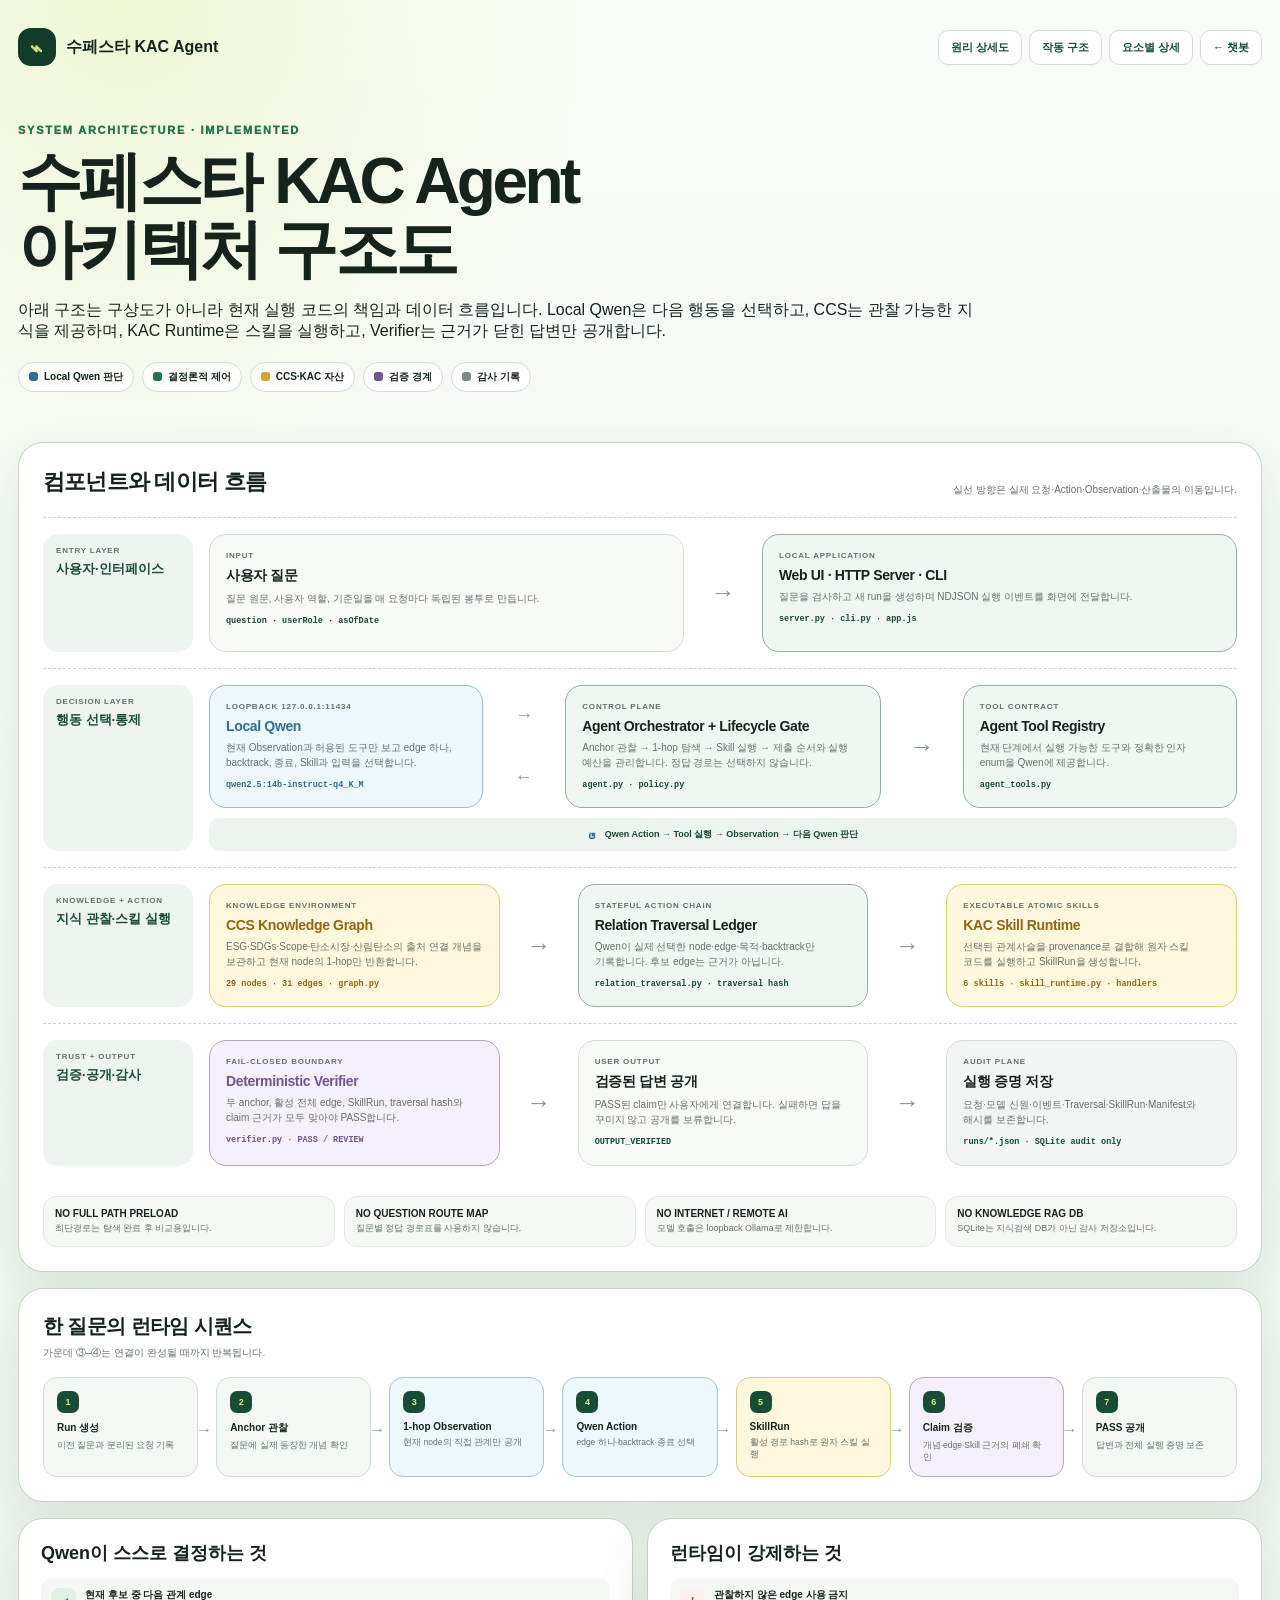
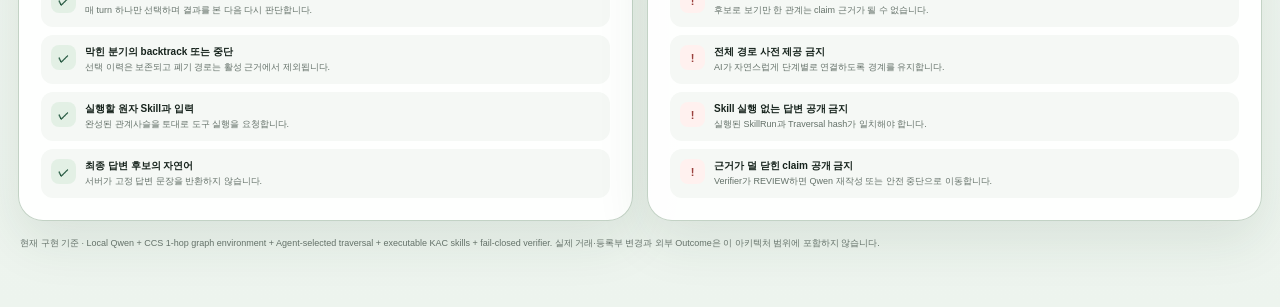
<file: web/kac-architecture.html>
<!doctype html>
<html lang="ko">
<head>
  <meta charset="utf-8">
  <meta name="viewport" content="width=device-width, initial-scale=1">
  <meta name="description" content="수페스타 KAC Agent의 실제 시스템 아키텍처 구조도">
  <title>수페스타 KAC Agent 아키텍처</title>
  <style>
    :root {
      --ink:#16231c; --muted:#647169; --forest:#174d34; --forest-2:#23734d;
      --lime:#d8ed7a; --paper:#f7faf6; --white:#fff; --line:#d3dfd5;
      --blue:#2f6e91; --blue-bg:#edf7fc; --gold:#906716; --gold-bg:#fff8de;
      --purple:#6e5592; --purple-bg:#f5f0fb; --red:#9a403d; --red-bg:#fff1ef;
      --shadow:0 20px 52px rgba(25,64,42,.10);
    }
    *{box-sizing:border-box}
    body{margin:0;color:var(--ink);background:radial-gradient(circle at 10% 0,rgba(216,237,122,.28),transparent 30rem),linear-gradient(180deg,#f9fcf8,#edf4ee);font-family:Pretendard,"Noto Sans KR",-apple-system,BlinkMacSystemFont,"Segoe UI",sans-serif}
    a{color:inherit}.page{width:min(1320px,calc(100% - 36px));margin:auto;padding:28px 0 56px}
    .topbar{display:flex;align-items:center;justify-content:space-between;gap:16px}.brand{display:flex;align-items:center;gap:10px;text-decoration:none;font-weight:900}.mark{display:grid;width:38px;height:38px;place-items:center;border-radius:13px;background:#123b29;color:var(--lime);font-size:23px}.nav{display:flex;gap:7px;flex-wrap:wrap;justify-content:flex-end}.nav a{padding:9px 12px;border:1px solid var(--line);border-radius:10px;background:rgba(255,255,255,.78);color:var(--forest);font-size:11px;font-weight:850;text-decoration:none}
    .hero{padding:58px 0 30px;max-width:960px}.eyebrow{margin:0;color:var(--forest-2);font-size:11px;font-weight:950;letter-spacing:.16em}.hero h1{margin:12px 0 15px;font-size:clamp(38px,5vw,64px);line-height:1.06;letter-spacing:-.055em}.hero>p:last-child{max-width:870px;margin:0;color:var(--muted);font-size:16px;line-height:1.72;word-break:keep-all}
    .legend{display:flex;flex-wrap:wrap;gap:8px;margin:20px 0}.legend span{display:flex;align-items:center;gap:6px;padding:7px 10px;border:1px solid var(--line);border-radius:999px;background:rgba(255,255,255,.82);font-size:10px;font-weight:850}.dot{width:9px;height:9px;border-radius:3px}.dot.model{background:var(--blue)}.dot.control{background:var(--forest-2)}.dot.asset{background:#d2a536}.dot.verify{background:var(--purple)}.dot.audit{background:#7e8b84}
    .card{border:1px solid rgba(190,207,193,.92);border-radius:25px;background:rgba(255,255,255,.92);box-shadow:var(--shadow)}
    .architecture{padding:24px}.arch-head{display:flex;align-items:end;justify-content:space-between;gap:18px;margin-bottom:20px}.arch-head h2{margin:0;font-size:22px;letter-spacing:-.035em}.arch-head p{margin:0;color:var(--muted);font-size:10px}
    .zone{position:relative;display:grid;grid-template-columns:150px 1fr;gap:16px;padding:16px 0;border-top:1px dashed #c8d6cb}.zone:first-of-type{border-top:0;padding-top:0}.zone-label{padding:12px 13px;border-radius:15px;background:#eef4ef;align-self:stretch}.zone-label small{display:block;color:var(--muted);font-size:8px;font-weight:900;letter-spacing:.1em}.zone-label strong{display:block;margin-top:5px;color:var(--forest);font-size:13px;line-height:1.35}.zone-body{display:grid;gap:12px;align-items:stretch}.zone.user .zone-body{grid-template-columns:1fr 54px 1fr}.zone.decision .zone-body{grid-template-columns:1fr 58px 1.15fr 58px 1fr}.zone.execution .zone-body{grid-template-columns:1fr 54px 1fr 54px 1fr}.zone.output .zone-body{grid-template-columns:1fr 54px 1fr 54px 1fr}
    .box{position:relative;min-height:118px;padding:16px;border:1px solid var(--line);border-radius:17px;background:var(--paper)}.box small{display:block;color:var(--muted);font-size:8px;font-weight:900;letter-spacing:.1em}.box h3{margin:7px 0 6px;font-size:14px;letter-spacing:-.025em}.box p{margin:0;color:var(--muted);font-size:10px;line-height:1.5;word-break:keep-all}.box code{display:block;margin-top:9px;color:var(--forest);font:700 8.5px/1.45 ui-monospace,SFMono-Regular,Menlo,monospace;overflow-wrap:anywhere}.box.model{border-color:#96bdd1;background:var(--blue-bg)}.box.model h3,.box.model code{color:var(--blue)}.box.control{border-color:#8fb39b;background:#f0f7f2}.box.asset{border-color:#dfca7e;background:var(--gold-bg)}.box.asset h3,.box.asset code{color:var(--gold)}.box.verify{border-color:#b6a3d0;background:var(--purple-bg)}.box.verify h3,.box.verify code{color:var(--purple)}.box.audit{background:#f2f5f3}
    .arrow{display:grid;place-items:center;color:#869990;font-size:25px;font-weight:900}.arrow.two{grid-template-rows:1fr 1fr;font-size:18px}.arrow.two span:last-child{transform:rotate(180deg)}
    .feedback{grid-column:1/-1;display:flex;align-items:center;justify-content:center;gap:9px;margin-top:-2px;padding:8px 12px;border-radius:11px;background:#edf4ef;color:var(--forest);font-size:9px;font-weight:850}.feedback b{font-size:15px;color:var(--blue)}
    .guardrail{display:grid;grid-template-columns:repeat(4,1fr);gap:9px;margin-top:14px}.guardrail div{padding:11px;border-radius:13px;background:#f5f8f5;border:1px solid #e1e9e2}.guardrail strong{display:block;font-size:10px}.guardrail p{margin:3px 0 0;color:var(--muted);font-size:9px;line-height:1.45}
    .sequence{margin-top:16px;padding:24px}.sequence h2{margin:0 0 6px;font-size:20px;letter-spacing:-.03em}.sequence>p{margin:0 0 17px;color:var(--muted);font-size:10px}.seq-flow{display:grid;grid-template-columns:repeat(7,minmax(0,1fr));gap:18px}.seq{position:relative;padding:13px;border-radius:14px;background:#f4f8f4;border:1px solid var(--line);min-height:100px}.seq::after{content:"→";position:absolute;right:-15px;top:44%;color:#8ba096;font-weight:900}.seq:last-child::after{display:none}.seq span{display:grid;width:22px;height:22px;place-items:center;border-radius:7px;background:var(--forest);color:var(--lime);font-size:9px;font-weight:900}.seq b{display:block;margin:8px 0 4px;font-size:10px}.seq p{margin:0;color:var(--muted);font-size:8.5px;line-height:1.45}.seq.loop-step{background:var(--blue-bg);border-color:#a6c6d7}.seq.skill-step{background:var(--gold-bg);border-color:#dfca7e}.seq.verify-step{background:var(--purple-bg);border-color:#b6a3d0}
    .truth-grid{display:grid;grid-template-columns:1fr 1fr;gap:14px;margin-top:16px}.truth{padding:22px}.truth h2{margin:0 0 13px;font-size:18px}.truth-list{display:grid;gap:8px}.truth-item{display:grid;grid-template-columns:25px 1fr;gap:9px;padding:10px;border-radius:12px;background:#f5f8f5}.truth-item b{display:grid;width:25px;height:25px;place-items:center;border-radius:8px;background:#e3f0e5;color:var(--forest);font-size:11px}.truth-item.no b{background:var(--red-bg);color:var(--red)}.truth-item strong{display:block;font-size:10px}.truth-item p{margin:2px 0 0;color:var(--muted);font-size:9px;line-height:1.45}.footer{margin:16px 2px 0;color:var(--muted);font-size:9px;line-height:1.5}
    @media(max-width:1000px){.zone{grid-template-columns:1fr}.zone.user .zone-body,.zone.decision .zone-body,.zone.execution .zone-body,.zone.output .zone-body{grid-template-columns:1fr}.arrow{height:25px}.arrow,.arrow.two span{transform:rotate(90deg)}.arrow.two{display:flex;justify-content:center;gap:8px}.feedback{grid-column:1}.guardrail{grid-template-columns:1fr 1fr}.seq-flow{grid-template-columns:1fr;gap:8px}.seq::after{content:"↓";right:50%;top:auto;bottom:-16px;transform:translateX(50%)}.truth-grid{grid-template-columns:1fr}}
    @media(max-width:620px){.page{width:min(100% - 22px,1320px)}.hero{padding-top:40px}.architecture,.sequence,.truth{padding:17px}.arch-head{display:block}.arch-head p{margin-top:6px}.guardrail{grid-template-columns:1fr}.nav a:first-child{display:none}}
  </style>
</head>
<body>
  <div class="page">
    <header class="topbar">
      <a class="brand" href="/"><span class="mark">⌁</span><span>수페스타 KAC Agent</span></a>
      <nav class="nav"><a href="/kac-principle-diagram.html">원리 상세도</a><a href="/runtime-visual.html">작동 구조</a><a href="/runtime-deep-dive.html">요소별 상세</a><a href="/">← 챗봇</a></nav>
    </header>

    <section class="hero">
      <p class="eyebrow">SYSTEM ARCHITECTURE · IMPLEMENTED</p>
      <h1>수페스타 KAC Agent<br>아키텍처 구조도</h1>
      <p>아래 구조는 구상도가 아니라 현재 실행 코드의 책임과 데이터 흐름입니다. Local Qwen은 다음 행동을 선택하고, CCS는 관찰 가능한 지식을 제공하며, KAC Runtime은 스킬을 실행하고, Verifier는 근거가 닫힌 답변만 공개합니다.</p>
      <div class="legend"><span><i class="dot model"></i>Local Qwen 판단</span><span><i class="dot control"></i>결정론적 제어</span><span><i class="dot asset"></i>CCS·KAC 자산</span><span><i class="dot verify"></i>검증 경계</span><span><i class="dot audit"></i>감사 기록</span></div>
    </section>

    <section class="card architecture">
      <div class="arch-head"><h2>컴포넌트와 데이터 흐름</h2><p>실선 방향은 실제 요청·Action·Observation·산출물의 이동입니다.</p></div>

      <div class="zone user">
        <div class="zone-label"><small>ENTRY LAYER</small><strong>사용자·인터페이스</strong></div>
        <div class="zone-body">
          <article class="box"><small>INPUT</small><h3>사용자 질문</h3><p>질문 원문, 사용자 역할, 기준일을 매 요청마다 독립된 봉투로 만듭니다.</p><code>question · userRole · asOfDate</code></article>
          <div class="arrow">→</div>
          <article class="box control"><small>LOCAL APPLICATION</small><h3>Web UI · HTTP Server · CLI</h3><p>질문을 검사하고 새 run을 생성하며 NDJSON 실행 이벤트를 화면에 전달합니다.</p><code>server.py · cli.py · app.js</code></article>
        </div>
      </div>

      <div class="zone decision">
        <div class="zone-label"><small>DECISION LAYER</small><strong>행동 선택·통제</strong></div>
        <div class="zone-body">
          <article class="box model"><small>LOOPBACK 127.0.0.1:11434</small><h3>Local Qwen</h3><p>현재 Observation과 허용된 도구만 보고 edge 하나, backtrack, 종료, Skill과 입력을 선택합니다.</p><code>qwen2.5:14b-instruct-q4_K_M</code></article>
          <div class="arrow two"><span>→</span><span>→</span></div>
          <article class="box control"><small>CONTROL PLANE</small><h3>Agent Orchestrator + Lifecycle Gate</h3><p>Anchor 관찰 → 1-hop 탐색 → Skill 실행 → 제출 순서와 실행 예산을 관리합니다. 정답 경로는 선택하지 않습니다.</p><code>agent.py · policy.py</code></article>
          <div class="arrow">→</div>
          <article class="box control"><small>TOOL CONTRACT</small><h3>Agent Tool Registry</h3><p>현재 단계에서 실행 가능한 도구와 정확한 인자 enum을 Qwen에 제공합니다.</p><code>agent_tools.py</code></article>
          <div class="feedback"><b>↺</b> Qwen Action → Tool 실행 → Observation → 다음 Qwen 판단</div>
        </div>
      </div>

      <div class="zone execution">
        <div class="zone-label"><small>KNOWLEDGE + ACTION</small><strong>지식 관찰·스킬 실행</strong></div>
        <div class="zone-body">
          <article class="box asset"><small>KNOWLEDGE ENVIRONMENT</small><h3>CCS Knowledge Graph</h3><p>ESG·SDGs·Scope·탄소시장·산림탄소의 출처 연결 개념을 보관하고 현재 node의 1-hop만 반환합니다.</p><code>29 nodes · 31 edges · graph.py</code></article>
          <div class="arrow">→</div>
          <article class="box control"><small>STATEFUL ACTION CHAIN</small><h3>Relation Traversal Ledger</h3><p>Qwen이 실제 선택한 node·edge·목적·backtrack만 기록합니다. 후보 edge는 근거가 아닙니다.</p><code>relation_traversal.py · traversal hash</code></article>
          <div class="arrow">→</div>
          <article class="box asset"><small>EXECUTABLE ATOMIC SKILLS</small><h3>KAC Skill Runtime</h3><p>선택된 관계사슬을 provenance로 결합해 원자 스킬 코드를 실행하고 SkillRun을 생성합니다.</p><code>6 skills · skill_runtime.py · handlers</code></article>
        </div>
      </div>

      <div class="zone output">
        <div class="zone-label"><small>TRUST + OUTPUT</small><strong>검증·공개·감사</strong></div>
        <div class="zone-body">
          <article class="box verify"><small>FAIL-CLOSED BOUNDARY</small><h3>Deterministic Verifier</h3><p>두 anchor, 활성 전체 edge, SkillRun, traversal hash와 claim 근거가 모두 맞아야 PASS합니다.</p><code>verifier.py · PASS / REVIEW</code></article>
          <div class="arrow">→</div>
          <article class="box"><small>USER OUTPUT</small><h3>검증된 답변 공개</h3><p>PASS된 claim만 사용자에게 연결합니다. 실패하면 답을 꾸미지 않고 공개를 보류합니다.</p><code>OUTPUT_VERIFIED</code></article>
          <div class="arrow">→</div>
          <article class="box audit"><small>AUDIT PLANE</small><h3>실행 증명 저장</h3><p>요청·모델 신원·이벤트·Traversal·SkillRun·Manifest와 해시를 보존합니다.</p><code>runs/*.json · SQLite audit only</code></article>
        </div>
      </div>

      <div class="guardrail">
        <div><strong>NO FULL PATH PRELOAD</strong><p>최단경로는 탐색 완료 후 비교용입니다.</p></div>
        <div><strong>NO QUESTION ROUTE MAP</strong><p>질문별 정답 경로표를 사용하지 않습니다.</p></div>
        <div><strong>NO INTERNET / REMOTE AI</strong><p>모델 호출은 loopback Ollama로 제한합니다.</p></div>
        <div><strong>NO KNOWLEDGE RAG DB</strong><p>SQLite는 지식검색 DB가 아닌 감사 저장소입니다.</p></div>
      </div>
    </section>

    <section class="card sequence">
      <h2>한 질문의 런타임 시퀀스</h2>
      <p>가운데 ③–④는 연결이 완성될 때까지 반복됩니다.</p>
      <div class="seq-flow">
        <article class="seq"><span>1</span><b>Run 생성</b><p>이전 질문과 분리된 요청 기록</p></article>
        <article class="seq"><span>2</span><b>Anchor 관찰</b><p>질문에 실제 등장한 개념 확인</p></article>
        <article class="seq loop-step"><span>3</span><b>1-hop Observation</b><p>현재 node의 직접 관계만 공개</p></article>
        <article class="seq loop-step"><span>4</span><b>Qwen Action</b><p>edge 하나·backtrack·종료 선택</p></article>
        <article class="seq skill-step"><span>5</span><b>SkillRun</b><p>활성 경로 hash로 원자 스킬 실행</p></article>
        <article class="seq verify-step"><span>6</span><b>Claim 검증</b><p>개념·edge·Skill 근거의 폐쇄 확인</p></article>
        <article class="seq"><span>7</span><b>PASS 공개</b><p>답변과 전체 실행 증명 보존</p></article>
      </div>
    </section>

    <div class="truth-grid">
      <section class="card truth">
        <h2>Qwen이 스스로 결정하는 것</h2>
        <div class="truth-list">
          <div class="truth-item"><b>✓</b><div><strong>현재 후보 중 다음 관계 edge</strong><p>매 turn 하나만 선택하며 결과를 본 다음 다시 판단합니다.</p></div></div>
          <div class="truth-item"><b>✓</b><div><strong>막힌 분기의 backtrack 또는 중단</strong><p>선택 이력은 보존되고 폐기 경로는 활성 근거에서 제외됩니다.</p></div></div>
          <div class="truth-item"><b>✓</b><div><strong>실행할 원자 Skill과 입력</strong><p>완성된 관계사슬을 토대로 도구 실행을 요청합니다.</p></div></div>
          <div class="truth-item"><b>✓</b><div><strong>최종 답변 후보의 자연어</strong><p>서버가 고정 답변 문장을 반환하지 않습니다.</p></div></div>
        </div>
      </section>
      <section class="card truth">
        <h2>런타임이 강제하는 것</h2>
        <div class="truth-list">
          <div class="truth-item no"><b>!</b><div><strong>관찰하지 않은 edge 사용 금지</strong><p>후보로 보기만 한 관계는 claim 근거가 될 수 없습니다.</p></div></div>
          <div class="truth-item no"><b>!</b><div><strong>전체 경로 사전 제공 금지</strong><p>AI가 자연스럽게 단계별로 연결하도록 경계를 유지합니다.</p></div></div>
          <div class="truth-item no"><b>!</b><div><strong>Skill 실행 없는 답변 공개 금지</strong><p>실행된 SkillRun과 Traversal hash가 일치해야 합니다.</p></div></div>
          <div class="truth-item no"><b>!</b><div><strong>근거가 덜 닫힌 claim 공개 금지</strong><p>Verifier가 REVIEW하면 Qwen 재작성 또는 안전 중단으로 이동합니다.</p></div></div>
        </div>
      </section>
    </div>

    <p class="footer">현재 구현 기준 · Local Qwen + CCS 1-hop graph environment + Agent-selected traversal + executable KAC skills + fail-closed verifier. 실제 거래·등록부 변경과 외부 Outcome은 이 아키텍처 범위에 포함하지 않습니다.</p>
  </div>
</body>
</html>
</file>
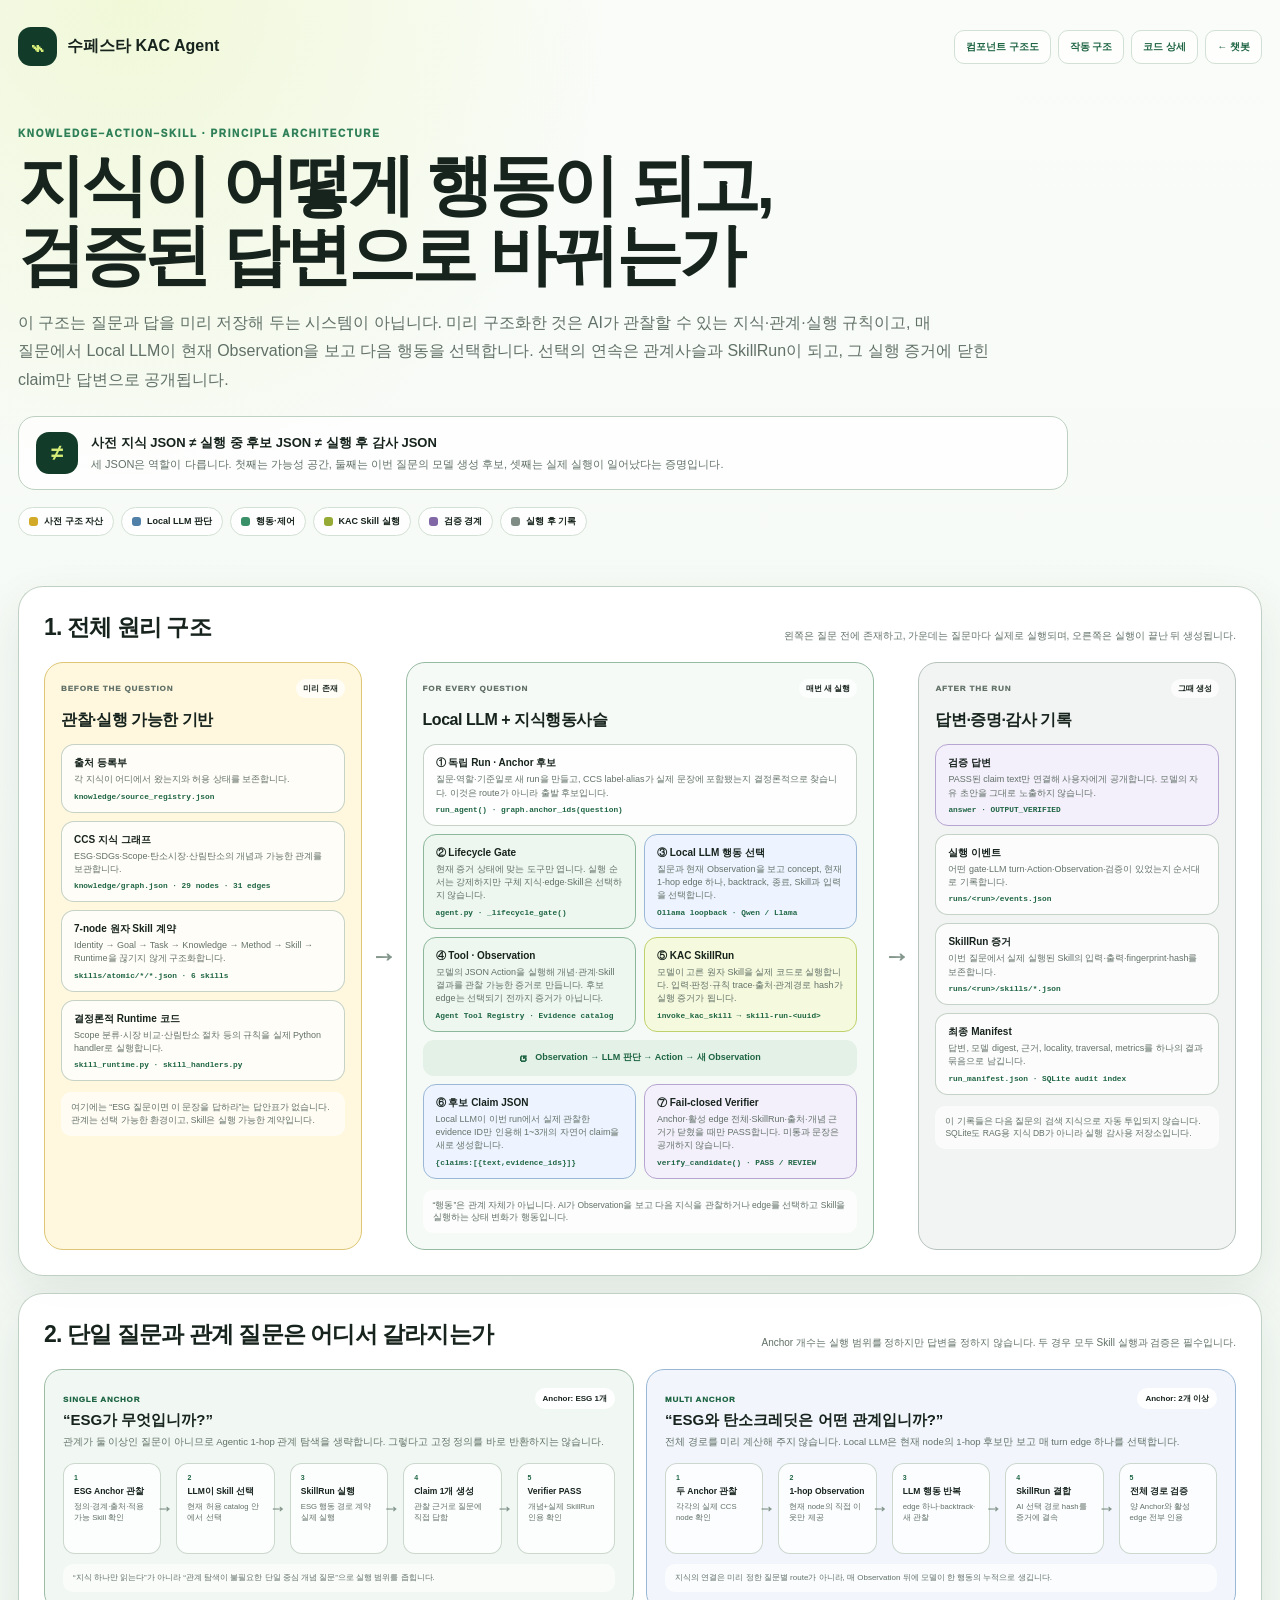
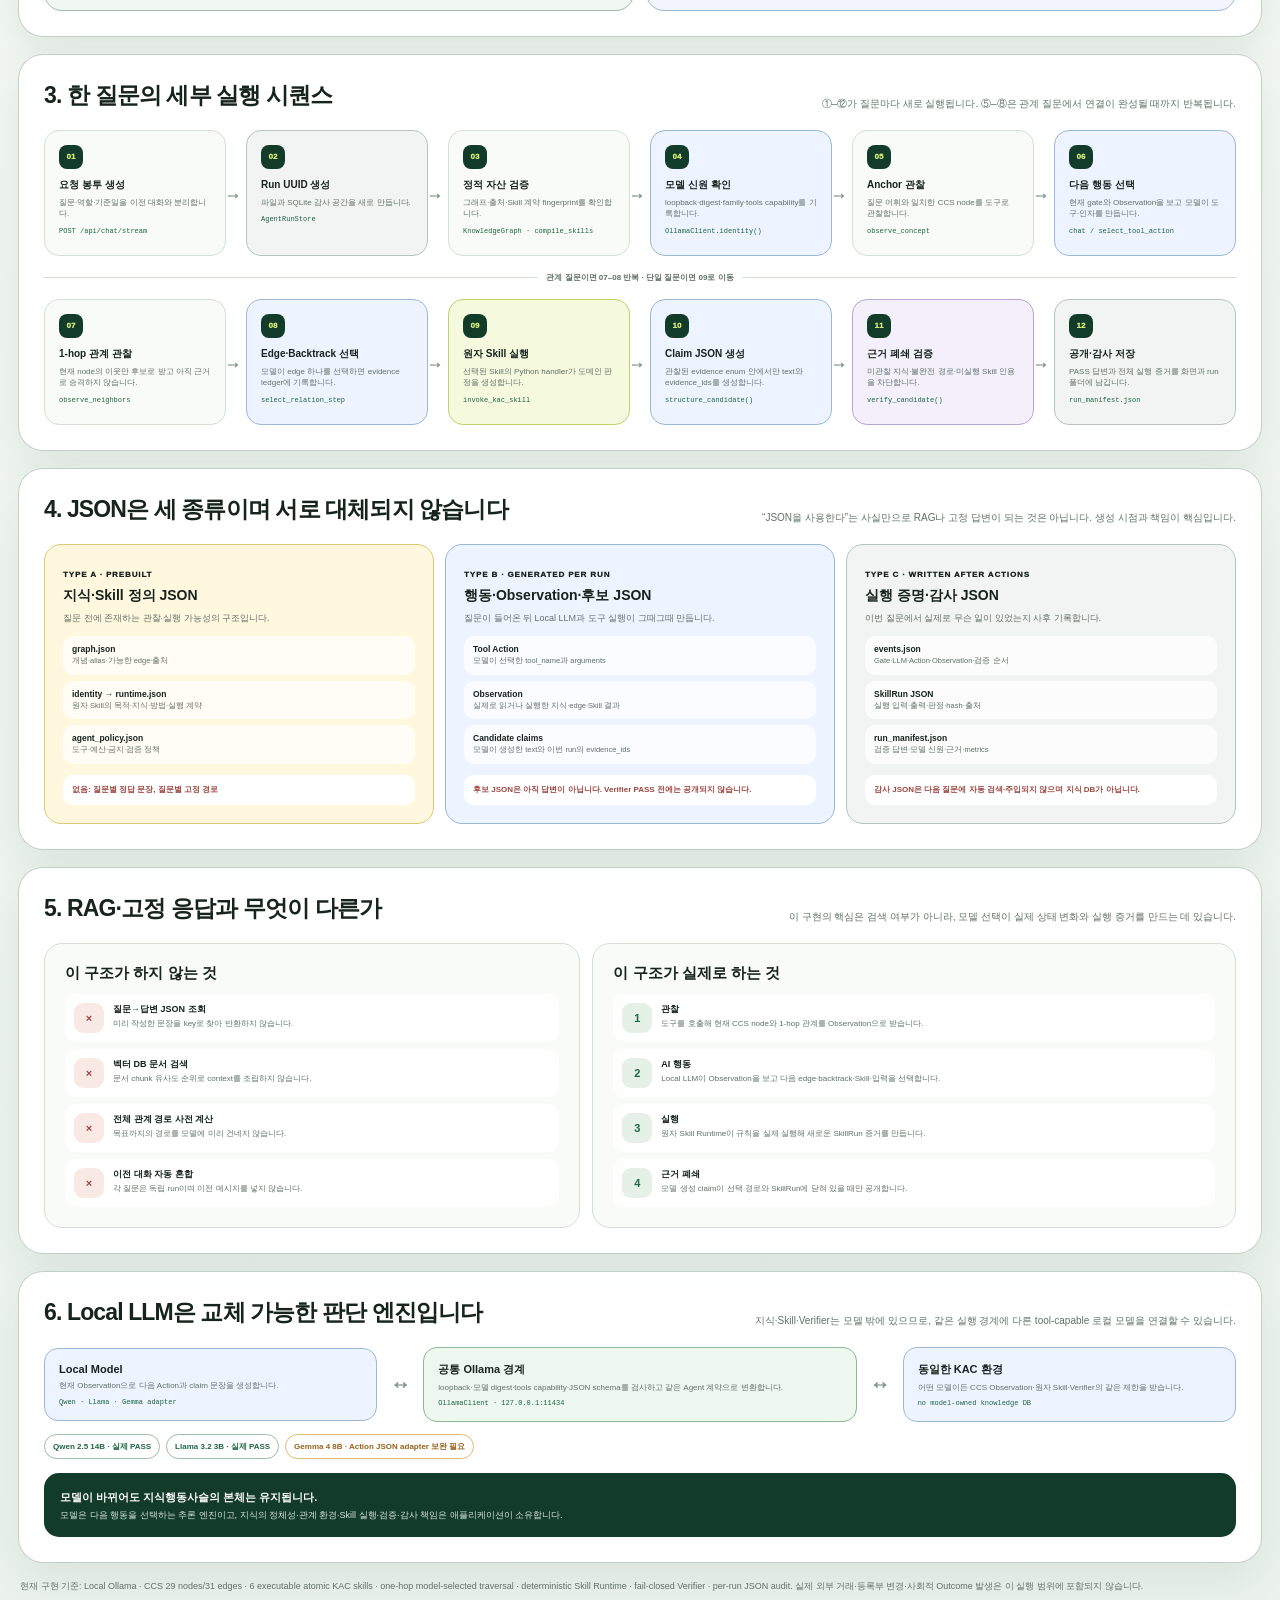
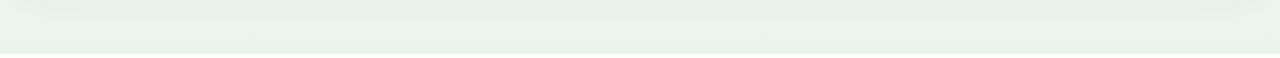
<file: web/kac-principle-diagram.html>
<!doctype html>
<html lang="ko">
<head>
  <meta charset="utf-8">
  <meta name="viewport" content="width=device-width, initial-scale=1">
  <meta name="description" content="수페스타 KAC Agent의 지식·행동·스킬·검증 원리를 상세히 설명하는 구조도">
  <title>수페스타 KAC Agent 원리 구조도</title>
  <style>
    :root {
      --ink:#17231d; --muted:#627168; --dark:#123b29; --forest:#1e6543; --forest2:#2f8058;
      --lime:#d7ed7a; --paper:#f8fbf7; --white:#fff; --line:#d3e0d5;
      --static:#fff8df; --static-line:#ddc675; --model:#eef4ff; --model-line:#9ab8d6;
      --action:#edf7ef; --action-line:#8cb79a; --skill:#f5f9dd; --skill-line:#bfd16c;
      --verify:#f3effb; --verify-line:#b7a5d1; --audit:#f1f4f2; --audit-line:#b8c3bd;
      --shadow:0 18px 48px rgba(24,67,43,.09); --red:#9c4641;
    }
    *{box-sizing:border-box} html{scroll-behavior:smooth}
    body{margin:0;color:var(--ink);background:radial-gradient(circle at 10% 0,rgba(215,237,122,.25),transparent 30rem),linear-gradient(180deg,#f9fcf8,#ecf3ed);font-family:Pretendard,"Noto Sans KR",-apple-system,BlinkMacSystemFont,"Segoe UI",sans-serif}
    a{color:inherit} code{font-family:ui-monospace,SFMono-Regular,Menlo,monospace;font-size:.93em}
    .page{width:min(1380px,calc(100% - 36px));margin:auto;padding:27px 0 60px}
    .topbar{display:flex;align-items:center;justify-content:space-between;gap:15px}.brand{display:flex;align-items:center;gap:10px;text-decoration:none;font-weight:900}.mark{display:grid;width:39px;height:39px;place-items:center;border-radius:13px;background:var(--dark);color:var(--lime);font-size:24px}
    .nav{display:flex;flex-wrap:wrap;justify-content:flex-end;gap:7px}.nav a{padding:9px 11px;border:1px solid var(--line);border-radius:10px;background:rgba(255,255,255,.8);color:var(--forest);text-decoration:none;font-size:10px;font-weight:850}
    .hero{padding:62px 0 33px;max-width:1050px}.eyebrow{margin:0;color:var(--forest2);font-size:10px;font-weight:950;letter-spacing:.16em}.hero h1{margin:12px 0 18px;font-size:clamp(39px,5.2vw,68px);line-height:1.05;letter-spacing:-.058em}.hero-copy{max-width:980px;margin:0;color:var(--muted);font-size:16px;line-height:1.78;word-break:keep-all}
    .thesis{display:grid;grid-template-columns:auto 1fr;gap:13px;align-items:center;margin-top:22px;padding:15px 17px;border:1px solid #bdd0c1;border-radius:17px;background:rgba(255,255,255,.76)}.thesis b{display:grid;width:42px;height:42px;place-items:center;border-radius:13px;background:var(--dark);color:var(--lime);font-size:22px}.thesis strong{display:block;font-size:13px}.thesis p{margin:4px 0 0;color:var(--muted);font-size:11px;line-height:1.55}
    .legend{display:flex;flex-wrap:wrap;gap:7px;margin-top:17px}.legend span{display:flex;align-items:center;gap:6px;padding:7px 10px;border:1px solid var(--line);border-radius:999px;background:rgba(255,255,255,.8);font-size:9px;font-weight:850}.dot{width:9px;height:9px;border-radius:3px}.dot.static{background:#d2aa28}.dot.model{background:#507fa8}.dot.action{background:#399069}.dot.skill{background:#95ab36}.dot.verify{background:#8267a7}.dot.audit{background:#7f8b85}
    .card{border:1px solid rgba(188,205,191,.92);border-radius:25px;background:rgba(255,255,255,.92);box-shadow:var(--shadow)}.section{margin-top:17px;padding:25px}.head{display:flex;justify-content:space-between;align-items:end;gap:16px;margin-bottom:19px}.head h2{margin:0;font-size:23px;letter-spacing:-.038em}.head p{max-width:650px;margin:0;color:var(--muted);font-size:10px;line-height:1.5;text-align:right}
    .planes{display:grid;grid-template-columns:1.05fr 44px 1.55fr 44px 1.05fr;align-items:stretch}.plane{padding:16px;border:1px solid var(--line);border-radius:19px;background:var(--paper)}.plane.static{background:var(--static);border-color:var(--static-line)}.plane.runtime{background:#f6faf7;border-color:#97baa2}.plane.output{background:var(--audit);border-color:var(--audit-line)}
    .plane-label{display:flex;align-items:center;justify-content:space-between;gap:10px;margin-bottom:12px}.plane-label small{font-size:8px;font-weight:950;letter-spacing:.11em;color:var(--muted)}.plane-label span{padding:4px 7px;border-radius:999px;background:rgba(255,255,255,.72);font-size:8px;font-weight:850}.plane h3{margin:0 0 13px;font-size:16px;letter-spacing:-.03em}
    .stack{display:grid;gap:8px}.unit{padding:11px 12px;border:1px solid rgba(178,195,181,.74);border-radius:13px;background:rgba(255,255,255,.74)}.unit b{display:block;font-size:10px}.unit p{margin:3px 0 0;color:var(--muted);font-size:9px;line-height:1.48}.unit code{display:block;margin-top:6px;color:var(--forest);font-size:7.8px;font-weight:750;overflow-wrap:anywhere}.big-arrow{display:grid;place-items:center;color:#84978c;font-size:25px;font-weight:950}
    .runtime-core{display:grid;grid-template-columns:1fr 1fr;gap:8px}.runtime-core .wide{grid-column:1/-1}.unit.model{background:var(--model);border-color:var(--model-line)}.unit.action{background:var(--action);border-color:var(--action-line)}.unit.skill{background:var(--skill);border-color:var(--skill-line)}.unit.verify{background:var(--verify);border-color:var(--verify-line)}.loopbar{grid-column:1/-1;display:flex;justify-content:center;align-items:center;gap:8px;padding:9px;border-radius:11px;background:#e4f1e7;color:var(--forest);font-size:9px;font-weight:900}.loopbar b{font-size:16px}.plane-note{margin:11px 0 0;padding:9px 10px;border-radius:10px;background:rgba(255,255,255,.65);color:var(--muted);font-size:8.5px;line-height:1.5}
    .branch-grid{display:grid;grid-template-columns:1fr 1fr;gap:12px}.branch{padding:18px;border:1px solid var(--line);border-radius:18px;background:var(--paper)}.branch.single{border-color:#9dbba5;background:#f1f8f3}.branch.relation{border-color:#9ab8d6;background:#f2f6fc}.branch-top{display:flex;justify-content:space-between;gap:12px;align-items:start}.branch small{color:var(--forest);font-size:8px;font-weight:950;letter-spacing:.1em}.branch h3{margin:5px 0 5px;font-size:15px}.branch-top>span{padding:5px 8px;border-radius:999px;background:#fff;font-size:8px;font-weight:850}.branch>p{margin:0 0 14px;color:var(--muted);font-size:9.5px;line-height:1.5}
    .branch-flow{display:grid;grid-template-columns:repeat(5,1fr);gap:15px}.branch-step{position:relative;min-height:91px;padding:10px;border-radius:12px;background:rgba(255,255,255,.78);border:1px solid rgba(185,200,188,.72)}.branch-step::after{content:"→";position:absolute;right:-12px;top:40%;color:#85978d;font-weight:950}.branch-step:last-child::after{display:none}.branch-step b{display:block;font-size:8.5px;line-height:1.4}.branch-step p{margin:4px 0 0;color:var(--muted);font-size:7.7px;line-height:1.4}.branch-step em{display:block;margin-bottom:5px;color:var(--forest);font-style:normal;font-size:7px;font-weight:900}.branch-foot{margin-top:10px;padding:8px 10px;border-radius:10px;background:rgba(255,255,255,.65);font-size:8px;line-height:1.45;color:var(--muted)}
    .sequence{display:grid;grid-template-columns:repeat(6,minmax(0,1fr));gap:20px}.seq{position:relative;padding:14px;border:1px solid var(--line);border-radius:15px;background:var(--paper);min-height:126px}.seq::after{content:"→";position:absolute;right:-16px;top:45%;color:#83968a;font-weight:950}.seq:nth-child(6)::after,.seq:last-child::after{display:none}.seq span{display:grid;width:24px;height:24px;place-items:center;border-radius:8px;background:var(--dark);color:var(--lime);font-size:8px;font-weight:950}.seq h3{margin:9px 0 5px;font-size:10px}.seq p{margin:0;color:var(--muted);font-size:8px;line-height:1.43}.seq code{display:block;margin-top:7px;color:var(--forest);font-size:7px;overflow-wrap:anywhere}.seq.model{background:var(--model);border-color:var(--model-line)}.seq.skill{background:var(--skill);border-color:var(--skill-line)}.seq.verify{background:var(--verify);border-color:var(--verify-line)}.seq.audit{background:var(--audit);border-color:var(--audit-line)}.sequence-divider{grid-column:1/-1;display:flex;align-items:center;gap:8px;margin:-4px 0}.sequence-divider::before,.sequence-divider::after{content:"";height:1px;flex:1;background:var(--line)}.sequence-divider span{font-size:8px;color:var(--muted);font-weight:850}
    .json-grid{display:grid;grid-template-columns:repeat(3,1fr);gap:11px}.json-card{padding:18px;border:1px solid var(--line);border-radius:17px;background:var(--paper)}.json-card.static{background:var(--static);border-color:var(--static-line)}.json-card.dynamic{background:var(--model);border-color:var(--model-line)}.json-card.audit{background:var(--audit);border-color:var(--audit-line)}.json-card small{font-size:8px;font-weight:950;letter-spacing:.11em}.json-card h3{margin:6px 0 7px;font-size:14px}.json-card>p{margin:0;color:var(--muted);font-size:9px;line-height:1.5}.json-list{display:grid;gap:6px;margin-top:11px}.json-item{padding:8px 9px;border-radius:10px;background:rgba(255,255,255,.72)}.json-item b{display:block;font-size:8.5px}.json-item p{margin:2px 0 0;color:var(--muted);font-size:7.5px;line-height:1.4}.json-boundary{margin-top:11px;padding:9px;border-radius:10px;background:#fff;color:var(--red);font-size:8px;font-weight:850;line-height:1.45}
    .compare{display:grid;grid-template-columns:1fr 1.2fr;gap:12px}.compare-card{padding:20px;border:1px solid var(--line);border-radius:18px;background:var(--paper)}.compare-card h3{margin:0 0 11px;font-size:15px}.rows{display:grid;gap:7px}.row{display:grid;grid-template-columns:30px 1fr;gap:9px;padding:9px;border-radius:11px;background:#fff}.row b{display:grid;width:30px;height:30px;place-items:center;border-radius:9px;background:#e5f1e7;color:var(--forest);font-size:11px}.row.no b{background:#f9e9e5;color:var(--red)}.row strong{display:block;font-size:9px}.row p{margin:2px 0 0;color:var(--muted);font-size:8px;line-height:1.4}
    .model-line{display:grid;grid-template-columns:1fr 46px 1.3fr 46px 1fr;align-items:center}.model-box{padding:14px;border:1px solid var(--model-line);border-radius:14px;background:var(--model)}.model-box.control{border-color:var(--action-line);background:var(--action)}.model-box h4{margin:0 0 5px;font-size:11px}.model-box p{margin:0;color:var(--muted);font-size:8px;line-height:1.45}.model-box code{display:block;margin-top:6px;color:var(--forest);font-size:7px}.model-arrow{text-align:center;color:#83978a;font-weight:950;font-size:20px}.model-tests{display:flex;flex-wrap:wrap;gap:6px;margin-top:12px}.model-tests span{padding:6px 8px;border:1px solid var(--line);border-radius:999px;background:#fff;font-size:8px;font-weight:850}.model-tests .pass{color:var(--forest);border-color:#9cbda6}.model-tests .review{color:#946119;border-color:#ddbd74}.truth{margin-top:14px;padding:14px 16px;border-radius:15px;background:var(--dark);color:#fff}.truth strong{font-size:11px}.truth p{margin:4px 0 0;color:#d9e7dd;font-size:9px;line-height:1.5}.footer{margin:17px 2px 0;color:var(--muted);font-size:9px;line-height:1.55}
    @media(max-width:1120px){.planes{grid-template-columns:1fr}.big-arrow{height:35px;transform:rotate(90deg)}.branch-flow{grid-template-columns:1fr;gap:7px}.branch-step{min-height:auto}.branch-step::after{content:"↓";right:50%;top:auto;bottom:-13px;transform:translateX(50%)}.sequence{grid-template-columns:repeat(3,1fr)}.seq:nth-child(3)::after{display:none}.seq:nth-child(6)::after{display:none}.model-line{grid-template-columns:1fr}.model-arrow{transform:rotate(90deg);height:32px}}
    @media(max-width:760px){.page{width:min(100% - 22px,1380px)}.hero{padding-top:42px}.section{padding:17px}.head{display:block}.head p{margin-top:6px;text-align:left}.runtime-core,.branch-grid,.json-grid,.compare,.sequence{grid-template-columns:1fr}.seq{min-height:auto}.seq::after,.seq:nth-child(3)::after{content:"↓";display:block;top:auto;right:50%;bottom:-16px;transform:translateX(50%)}.seq:last-child::after{display:none}.sequence-divider{grid-column:1}.thesis{grid-template-columns:1fr}.nav a:first-child{display:none}}
  </style>
</head>
<body>
  <div class="page">
    <header class="topbar">
      <a class="brand" href="/"><span class="mark">⌁</span><span>수페스타 KAC Agent</span></a>
      <nav class="nav"><a href="/kac-architecture.html">컴포넌트 구조도</a><a href="/runtime-visual.html">작동 구조</a><a href="/runtime-deep-dive.html">코드 상세</a><a href="/">← 챗봇</a></nav>
    </header>

    <section class="hero">
      <p class="eyebrow">KNOWLEDGE–ACTION–SKILL · PRINCIPLE ARCHITECTURE</p>
      <h1>지식이 어떻게 행동이 되고,<br>검증된 답변으로 바뀌는가</h1>
      <p class="hero-copy">이 구조는 질문과 답을 미리 저장해 두는 시스템이 아닙니다. 미리 구조화한 것은 AI가 관찰할 수 있는 지식·관계·실행 규칙이고, 매 질문에서 Local LLM이 현재 Observation을 보고 다음 행동을 선택합니다. 선택의 연속은 관계사슬과 SkillRun이 되고, 그 실행 증거에 닫힌 claim만 답변으로 공개됩니다.</p>
      <div class="thesis"><b>≠</b><div><strong>사전 지식 JSON ≠ 실행 중 후보 JSON ≠ 실행 후 감사 JSON</strong><p>세 JSON은 역할이 다릅니다. 첫째는 가능성 공간, 둘째는 이번 질문의 모델 생성 후보, 셋째는 실제 실행이 일어났다는 증명입니다.</p></div></div>
      <div class="legend"><span><i class="dot static"></i>사전 구조 자산</span><span><i class="dot model"></i>Local LLM 판단</span><span><i class="dot action"></i>행동·제어</span><span><i class="dot skill"></i>KAC Skill 실행</span><span><i class="dot verify"></i>검증 경계</span><span><i class="dot audit"></i>실행 후 기록</span></div>
    </section>

    <section class="card section">
      <div class="head"><h2>1. 전체 원리 구조</h2><p>왼쪽은 질문 전에 존재하고, 가운데는 질문마다 실제로 실행되며, 오른쪽은 실행이 끝난 뒤 생성됩니다.</p></div>
      <div class="planes">
        <div class="plane static">
          <div class="plane-label"><small>BEFORE THE QUESTION</small><span>미리 존재</span></div><h3>관찰·실행 가능한 기반</h3>
          <div class="stack">
            <article class="unit"><b>출처 등록부</b><p>각 지식이 어디에서 왔는지와 허용 상태를 보존합니다.</p><code>knowledge/source_registry.json</code></article>
            <article class="unit"><b>CCS 지식 그래프</b><p>ESG·SDGs·Scope·탄소시장·산림탄소의 개념과 가능한 관계를 보관합니다.</p><code>knowledge/graph.json · 29 nodes · 31 edges</code></article>
            <article class="unit"><b>7-node 원자 Skill 계약</b><p>Identity → Goal → Task → Knowledge → Method → Skill → Runtime을 끊기지 않게 구조화합니다.</p><code>skills/atomic/*/*.json · 6 skills</code></article>
            <article class="unit"><b>결정론적 Runtime 코드</b><p>Scope 분류·시장 비교·산림탄소 절차 등의 규칙을 실제 Python handler로 실행합니다.</p><code>skill_runtime.py · skill_handlers.py</code></article>
          </div>
          <p class="plane-note">여기에는 “ESG 질문이면 이 문장을 답하라”는 답안표가 없습니다. 관계는 선택 가능한 환경이고, Skill은 실행 가능한 계약입니다.</p>
        </div>
        <div class="big-arrow">→</div>
        <div class="plane runtime">
          <div class="plane-label"><small>FOR EVERY QUESTION</small><span>매번 새 실행</span></div><h3>Local LLM + 지식행동사슬</h3>
          <div class="runtime-core">
            <article class="unit wide"><b>① 독립 Run · Anchor 후보</b><p>질문·역할·기준일로 새 run을 만들고, CCS label·alias가 실제 문장에 포함됐는지 결정론적으로 찾습니다. 이것은 route가 아니라 출발 후보입니다.</p><code>run_agent() · graph.anchor_ids(question)</code></article>
            <article class="unit action"><b>② Lifecycle Gate</b><p>현재 증거 상태에 맞는 도구만 엽니다. 실행 순서는 강제하지만 구체 지식·edge·Skill은 선택하지 않습니다.</p><code>agent.py · _lifecycle_gate()</code></article>
            <article class="unit model"><b>③ Local LLM 행동 선택</b><p>질문과 현재 Observation을 보고 concept, 현재 1-hop edge 하나, backtrack, 종료, Skill과 입력을 선택합니다.</p><code>Ollama loopback · Qwen / Llama</code></article>
            <article class="unit action"><b>④ Tool · Observation</b><p>모델의 JSON Action을 실행해 개념·관계·Skill 결과를 관찰 가능한 증거로 만듭니다. 후보 edge는 선택되기 전까지 증거가 아닙니다.</p><code>Agent Tool Registry · Evidence catalog</code></article>
            <article class="unit skill"><b>⑤ KAC SkillRun</b><p>모델이 고른 원자 Skill을 실제 코드로 실행합니다. 입력·판정·규칙 trace·출처·관계경로 hash가 실행 증거가 됩니다.</p><code>invoke_kac_skill → skill-run-&lt;uuid&gt;</code></article>
            <div class="loopbar"><b>↺</b> Observation → LLM 판단 → Action → 새 Observation</div>
            <article class="unit model"><b>⑥ 후보 Claim JSON</b><p>Local LLM이 이번 run에서 실제 관찰한 evidence ID만 인용해 1~3개의 자연어 claim을 새로 생성합니다.</p><code>{claims:[{text,evidence_ids}]}</code></article>
            <article class="unit verify"><b>⑦ Fail-closed Verifier</b><p>Anchor·활성 edge 전체·SkillRun·출처·개념 근거가 닫혔을 때만 PASS합니다. 미통과 문장은 공개하지 않습니다.</p><code>verify_candidate() · PASS / REVIEW</code></article>
          </div>
          <p class="plane-note">“행동”은 관계 자체가 아닙니다. AI가 Observation을 보고 다음 지식을 관찰하거나 edge를 선택하고 Skill을 실행하는 상태 변화가 행동입니다.</p>
        </div>
        <div class="big-arrow">→</div>
        <div class="plane output">
          <div class="plane-label"><small>AFTER THE RUN</small><span>그때 생성</span></div><h3>답변·증명·감사 기록</h3>
          <div class="stack">
            <article class="unit verify"><b>검증 답변</b><p>PASS된 claim text만 연결해 사용자에게 공개합니다. 모델의 자유 초안을 그대로 노출하지 않습니다.</p><code>answer · OUTPUT_VERIFIED</code></article>
            <article class="unit"><b>실행 이벤트</b><p>어떤 gate·LLM turn·Action·Observation·검증이 있었는지 순서대로 기록합니다.</p><code>runs/&lt;run&gt;/events.json</code></article>
            <article class="unit"><b>SkillRun 증거</b><p>이번 질문에서 실제 실행된 Skill의 입력·출력·fingerprint·hash를 보존합니다.</p><code>runs/&lt;run&gt;/skills/*.json</code></article>
            <article class="unit"><b>최종 Manifest</b><p>답변, 모델 digest, 근거, locality, traversal, metrics를 하나의 결과 묶음으로 남깁니다.</p><code>run_manifest.json · SQLite audit index</code></article>
          </div>
          <p class="plane-note">이 기록들은 다음 질문의 검색 지식으로 자동 투입되지 않습니다. SQLite도 RAG용 지식 DB가 아니라 실행 감사용 저장소입니다.</p>
        </div>
      </div>
    </section>

    <section class="card section">
      <div class="head"><h2>2. 단일 질문과 관계 질문은 어디서 갈라지는가</h2><p>Anchor 개수는 실행 범위를 정하지만 답변을 정하지 않습니다. 두 경우 모두 Skill 실행과 검증은 필수입니다.</p></div>
      <div class="branch-grid">
        <article class="branch single">
          <div class="branch-top"><div><small>SINGLE ANCHOR</small><h3>“ESG가 무엇입니까?”</h3></div><span>Anchor: ESG 1개</span></div>
          <p>관계가 둘 이상인 질문이 아니므로 Agentic 1-hop 관계 탐색을 생략합니다. 그렇다고 고정 정의를 바로 반환하지는 않습니다.</p>
          <div class="branch-flow">
            <div class="branch-step"><em>1</em><b>ESG Anchor 관찰</b><p>정의·경계·출처·적용 가능 Skill 확인</p></div><div class="branch-step"><em>2</em><b>LLM이 Skill 선택</b><p>현재 허용 catalog 안에서 선택</p></div><div class="branch-step"><em>3</em><b>SkillRun 실행</b><p>ESG 행동 경로 계약 실제 실행</p></div><div class="branch-step"><em>4</em><b>Claim 1개 생성</b><p>관찰 근거로 질문에 직접 답함</p></div><div class="branch-step"><em>5</em><b>Verifier PASS</b><p>개념+실제 SkillRun 인용 확인</p></div>
          </div>
          <div class="branch-foot">“지식 하나만 읽는다”가 아니라 “관계 탐색이 불필요한 단일 중심 개념 질문”으로 실행 범위를 좁힙니다.</div>
        </article>
        <article class="branch relation">
          <div class="branch-top"><div><small>MULTI ANCHOR</small><h3>“ESG와 탄소크레딧은 어떤 관계입니까?”</h3></div><span>Anchor: 2개 이상</span></div>
          <p>전체 경로를 미리 계산해 주지 않습니다. Local LLM은 현재 node의 1-hop 후보만 보고 매 turn edge 하나를 선택합니다.</p>
          <div class="branch-flow">
            <div class="branch-step"><em>1</em><b>두 Anchor 관찰</b><p>각각의 실제 CCS node 확인</p></div><div class="branch-step"><em>2</em><b>1-hop Observation</b><p>현재 node의 직접 이웃만 제공</p></div><div class="branch-step"><em>3</em><b>LLM 행동 반복</b><p>edge 하나·backtrack·새 관찰</p></div><div class="branch-step"><em>4</em><b>SkillRun 결합</b><p>AI 선택 경로 hash를 증거에 결속</p></div><div class="branch-step"><em>5</em><b>전체 경로 검증</b><p>양 Anchor와 활성 edge 전부 인용</p></div>
          </div>
          <div class="branch-foot">지식의 연결은 미리 정한 질문별 route가 아니라, 매 Observation 뒤에 모델이 한 행동의 누적으로 생깁니다.</div>
        </article>
      </div>
    </section>

    <section class="card section">
      <div class="head"><h2>3. 한 질문의 세부 실행 시퀀스</h2><p>①–⑫가 질문마다 새로 실행됩니다. ⑤–⑧은 관계 질문에서 연결이 완성될 때까지 반복됩니다.</p></div>
      <div class="sequence">
        <article class="seq"><span>01</span><h3>요청 봉투 생성</h3><p>질문·역할·기준일을 이전 대화와 분리합니다.</p><code>POST /api/chat/stream</code></article><article class="seq audit"><span>02</span><h3>Run UUID 생성</h3><p>파일과 SQLite 감사 공간을 새로 만듭니다.</p><code>AgentRunStore</code></article><article class="seq"><span>03</span><h3>정적 자산 검증</h3><p>그래프·출처·Skill 계약 fingerprint를 확인합니다.</p><code>KnowledgeGraph · compile_skills</code></article><article class="seq model"><span>04</span><h3>모델 신원 확인</h3><p>loopback·digest·family·tools capability를 기록합니다.</p><code>OllamaClient.identity()</code></article><article class="seq"><span>05</span><h3>Anchor 관찰</h3><p>질문 어휘와 일치한 CCS node를 도구로 관찰합니다.</p><code>observe_concept</code></article><article class="seq model"><span>06</span><h3>다음 행동 선택</h3><p>현재 gate와 Observation을 보고 모델이 도구·인자를 만듭니다.</p><code>chat / select_tool_action</code></article>
        <div class="sequence-divider"><span>관계 질문이면 07–08 반복 · 단일 질문이면 09로 이동</span></div>
        <article class="seq"><span>07</span><h3>1-hop 관계 관찰</h3><p>현재 node의 이웃만 후보로 받고 아직 근거로 승격하지 않습니다.</p><code>observe_neighbors</code></article><article class="seq model"><span>08</span><h3>Edge·Backtrack 선택</h3><p>모델이 edge 하나를 선택하면 evidence ledger에 기록합니다.</p><code>select_relation_step</code></article><article class="seq skill"><span>09</span><h3>원자 Skill 실행</h3><p>선택된 Skill의 Python handler가 도메인 판정을 생성합니다.</p><code>invoke_kac_skill</code></article><article class="seq model"><span>10</span><h3>Claim JSON 생성</h3><p>관찰된 evidence enum 안에서만 text와 evidence_ids를 생성합니다.</p><code>structure_candidate()</code></article><article class="seq verify"><span>11</span><h3>근거 폐쇄 검증</h3><p>미관찰 지식·불완전 경로·미실행 Skill 인용을 차단합니다.</p><code>verify_candidate()</code></article><article class="seq audit"><span>12</span><h3>공개·감사 저장</h3><p>PASS 답변과 전체 실행 증거를 화면과 run 폴더에 남깁니다.</p><code>run_manifest.json</code></article>
      </div>
    </section>

    <section class="card section">
      <div class="head"><h2>4. JSON은 세 종류이며 서로 대체되지 않습니다</h2><p>“JSON을 사용한다”는 사실만으로 RAG나 고정 답변이 되는 것은 아닙니다. 생성 시점과 책임이 핵심입니다.</p></div>
      <div class="json-grid">
        <article class="json-card static"><small>TYPE A · PREBUILT</small><h3>지식·Skill 정의 JSON</h3><p>질문 전에 존재하는 관찰·실행 가능성의 구조입니다.</p><div class="json-list"><div class="json-item"><b>graph.json</b><p>개념·alias·가능한 edge·출처</p></div><div class="json-item"><b>identity → runtime.json</b><p>원자 Skill의 목적·지식·방법·실행 계약</p></div><div class="json-item"><b>agent_policy.json</b><p>도구·예산·금지·검증 정책</p></div></div><div class="json-boundary">없음: 질문별 정답 문장, 질문별 고정 경로</div></article>
        <article class="json-card dynamic"><small>TYPE B · GENERATED PER RUN</small><h3>행동·Observation·후보 JSON</h3><p>질문이 들어온 뒤 Local LLM과 도구 실행이 그때그때 만듭니다.</p><div class="json-list"><div class="json-item"><b>Tool Action</b><p>모델이 선택한 tool_name과 arguments</p></div><div class="json-item"><b>Observation</b><p>실제로 읽거나 실행한 지식·edge·Skill 결과</p></div><div class="json-item"><b>Candidate claims</b><p>모델이 생성한 text와 이번 run의 evidence_ids</p></div></div><div class="json-boundary">후보 JSON은 아직 답변이 아닙니다. Verifier PASS 전에는 공개되지 않습니다.</div></article>
        <article class="json-card audit"><small>TYPE C · WRITTEN AFTER ACTIONS</small><h3>실행 증명·감사 JSON</h3><p>이번 질문에서 실제로 무슨 일이 있었는지 사후 기록합니다.</p><div class="json-list"><div class="json-item"><b>events.json</b><p>Gate·LLM·Action·Observation·검증 순서</p></div><div class="json-item"><b>SkillRun JSON</b><p>실행 입력·출력·판정·hash·출처</p></div><div class="json-item"><b>run_manifest.json</b><p>검증 답변·모델 신원·근거·metrics</p></div></div><div class="json-boundary">감사 JSON은 다음 질문에 자동 검색·주입되지 않으며 지식 DB가 아닙니다.</div></article>
      </div>
    </section>

    <section class="card section">
      <div class="head"><h2>5. RAG·고정 응답과 무엇이 다른가</h2><p>이 구현의 핵심은 검색 여부가 아니라, 모델 선택이 실제 상태 변화와 실행 증거를 만드는 데 있습니다.</p></div>
      <div class="compare">
        <article class="compare-card"><h3>이 구조가 하지 않는 것</h3><div class="rows"><div class="row no"><b>×</b><div><strong>질문→답변 JSON 조회</strong><p>미리 작성한 문장을 key로 찾아 반환하지 않습니다.</p></div></div><div class="row no"><b>×</b><div><strong>벡터 DB 문서 검색</strong><p>문서 chunk 유사도 순위로 context를 조립하지 않습니다.</p></div></div><div class="row no"><b>×</b><div><strong>전체 관계 경로 사전 계산</strong><p>목표까지의 경로를 모델에 미리 건네지 않습니다.</p></div></div><div class="row no"><b>×</b><div><strong>이전 대화 자동 혼합</strong><p>각 질문은 독립 run이며 이전 메시지를 넣지 않습니다.</p></div></div></div></article>
        <article class="compare-card"><h3>이 구조가 실제로 하는 것</h3><div class="rows"><div class="row"><b>1</b><div><strong>관찰</strong><p>도구를 호출해 현재 CCS node와 1-hop 관계를 Observation으로 받습니다.</p></div></div><div class="row"><b>2</b><div><strong>AI 행동</strong><p>Local LLM이 Observation을 보고 다음 edge·backtrack·Skill·입력을 선택합니다.</p></div></div><div class="row"><b>3</b><div><strong>실행</strong><p>원자 Skill Runtime이 규칙을 실제 실행해 새로운 SkillRun 증거를 만듭니다.</p></div></div><div class="row"><b>4</b><div><strong>근거 폐쇄</strong><p>모델 생성 claim이 선택 경로와 SkillRun에 닫혀 있을 때만 공개합니다.</p></div></div></div></article>
      </div>
    </section>

    <section class="card section">
      <div class="head"><h2>6. Local LLM은 교체 가능한 판단 엔진입니다</h2><p>지식·Skill·Verifier는 모델 밖에 있으므로, 같은 실행 경계에 다른 tool-capable 로컬 모델을 연결할 수 있습니다.</p></div>
      <div class="model-line"><article class="model-box"><h4>Local Model</h4><p>현재 Observation으로 다음 Action과 claim 문장을 생성합니다.</p><code>Qwen · Llama · Gemma adapter</code></article><div class="model-arrow">↔</div><article class="model-box control"><h4>공통 Ollama 경계</h4><p>loopback·모델 digest·tools capability·JSON schema를 검사하고 같은 Agent 계약으로 변환합니다.</p><code>OllamaClient · 127.0.0.1:11434</code></article><div class="model-arrow">↔</div><article class="model-box"><h4>동일한 KAC 환경</h4><p>어떤 모델이든 CCS Observation·원자 Skill·Verifier의 같은 제한을 받습니다.</p><code>no model-owned knowledge DB</code></article></div>
      <div class="model-tests"><span class="pass">Qwen 2.5 14B · 실제 PASS</span><span class="pass">Llama 3.2 3B · 실제 PASS</span><span class="review">Gemma 4 8B · Action JSON adapter 보완 필요</span></div>
      <div class="truth"><strong>모델이 바뀌어도 지식행동사슬의 본체는 유지됩니다.</strong><p>모델은 다음 행동을 선택하는 추론 엔진이고, 지식의 정체성·관계 환경·Skill 실행·검증·감사 책임은 애플리케이션이 소유합니다.</p></div>
    </section>
    <p class="footer">현재 구현 기준: Local Ollama · CCS 29 nodes/31 edges · 6 executable atomic KAC skills · one-hop model-selected traversal · deterministic Skill Runtime · fail-closed Verifier · per-run JSON audit. 실제 외부 거래·등록부 변경·사회적 Outcome 발생은 이 실행 범위에 포함되지 않습니다.</p>
  </div>
</body>
</html>
</file>
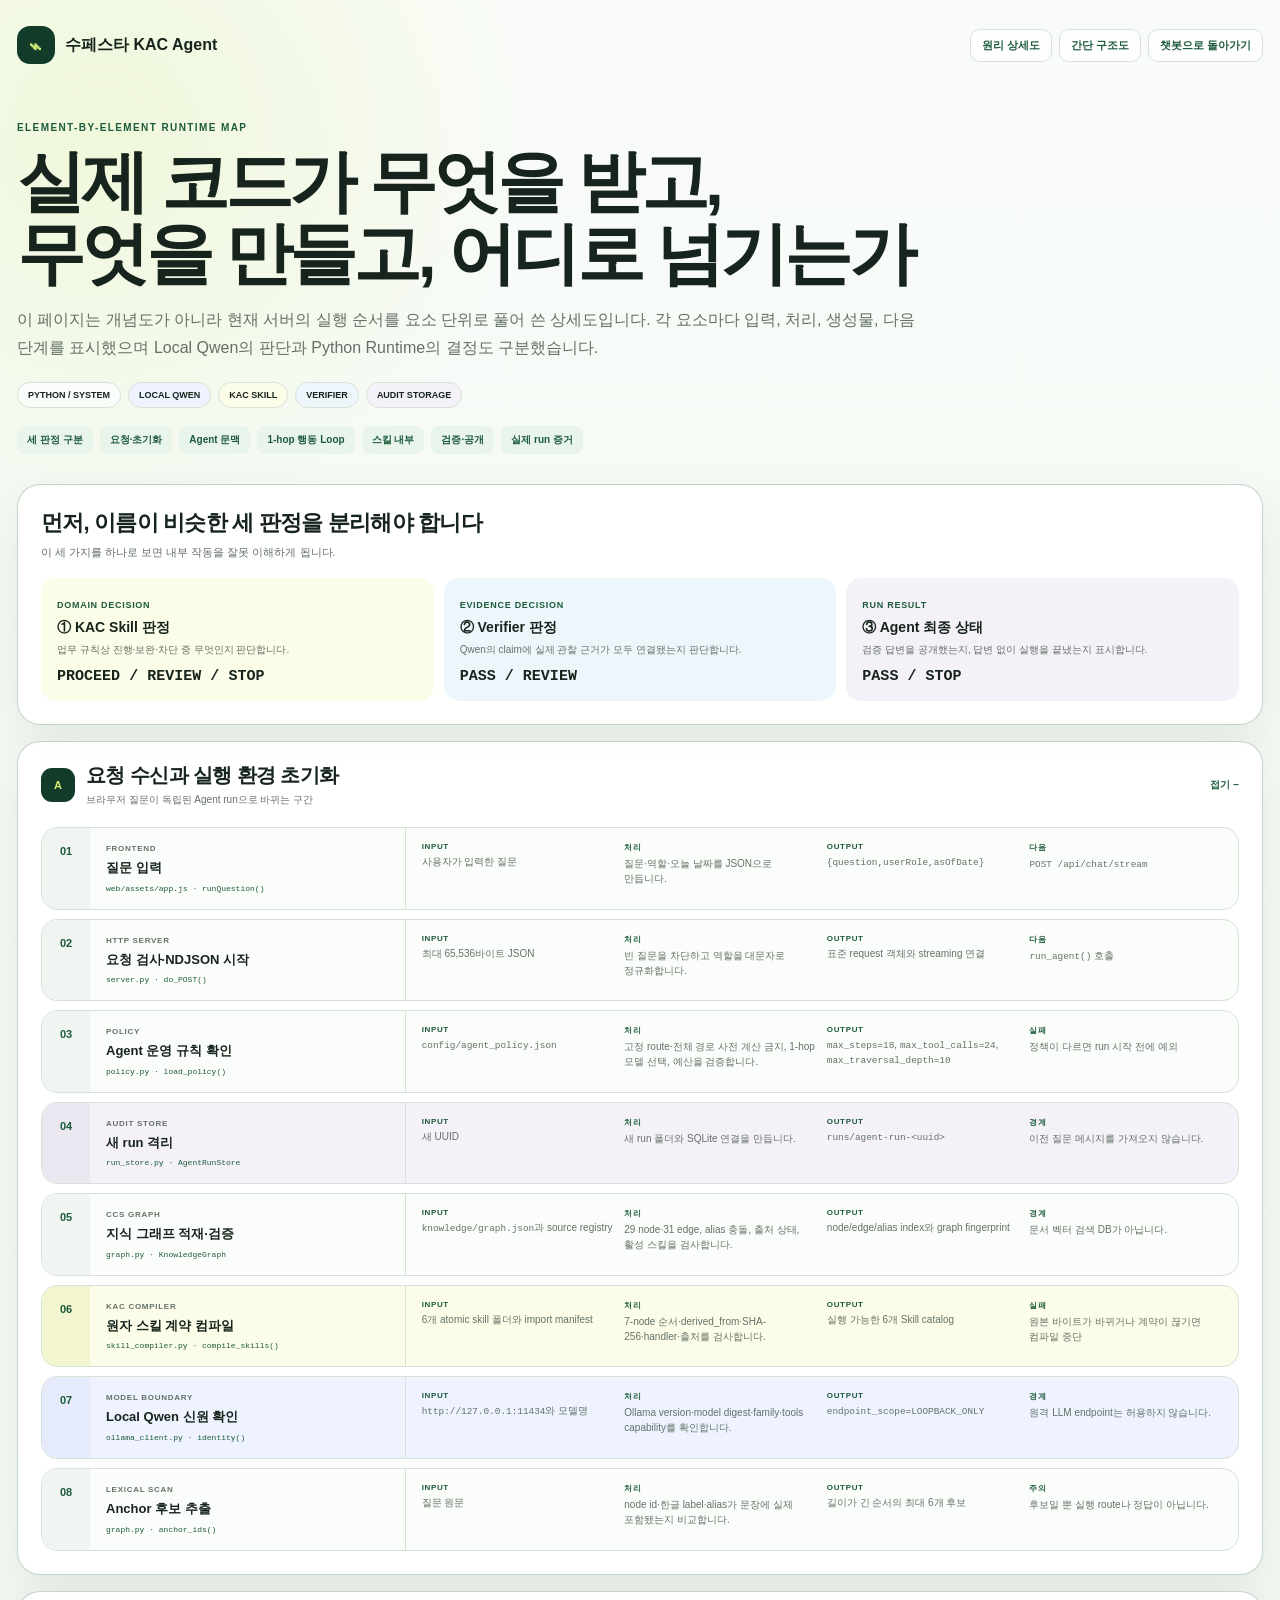
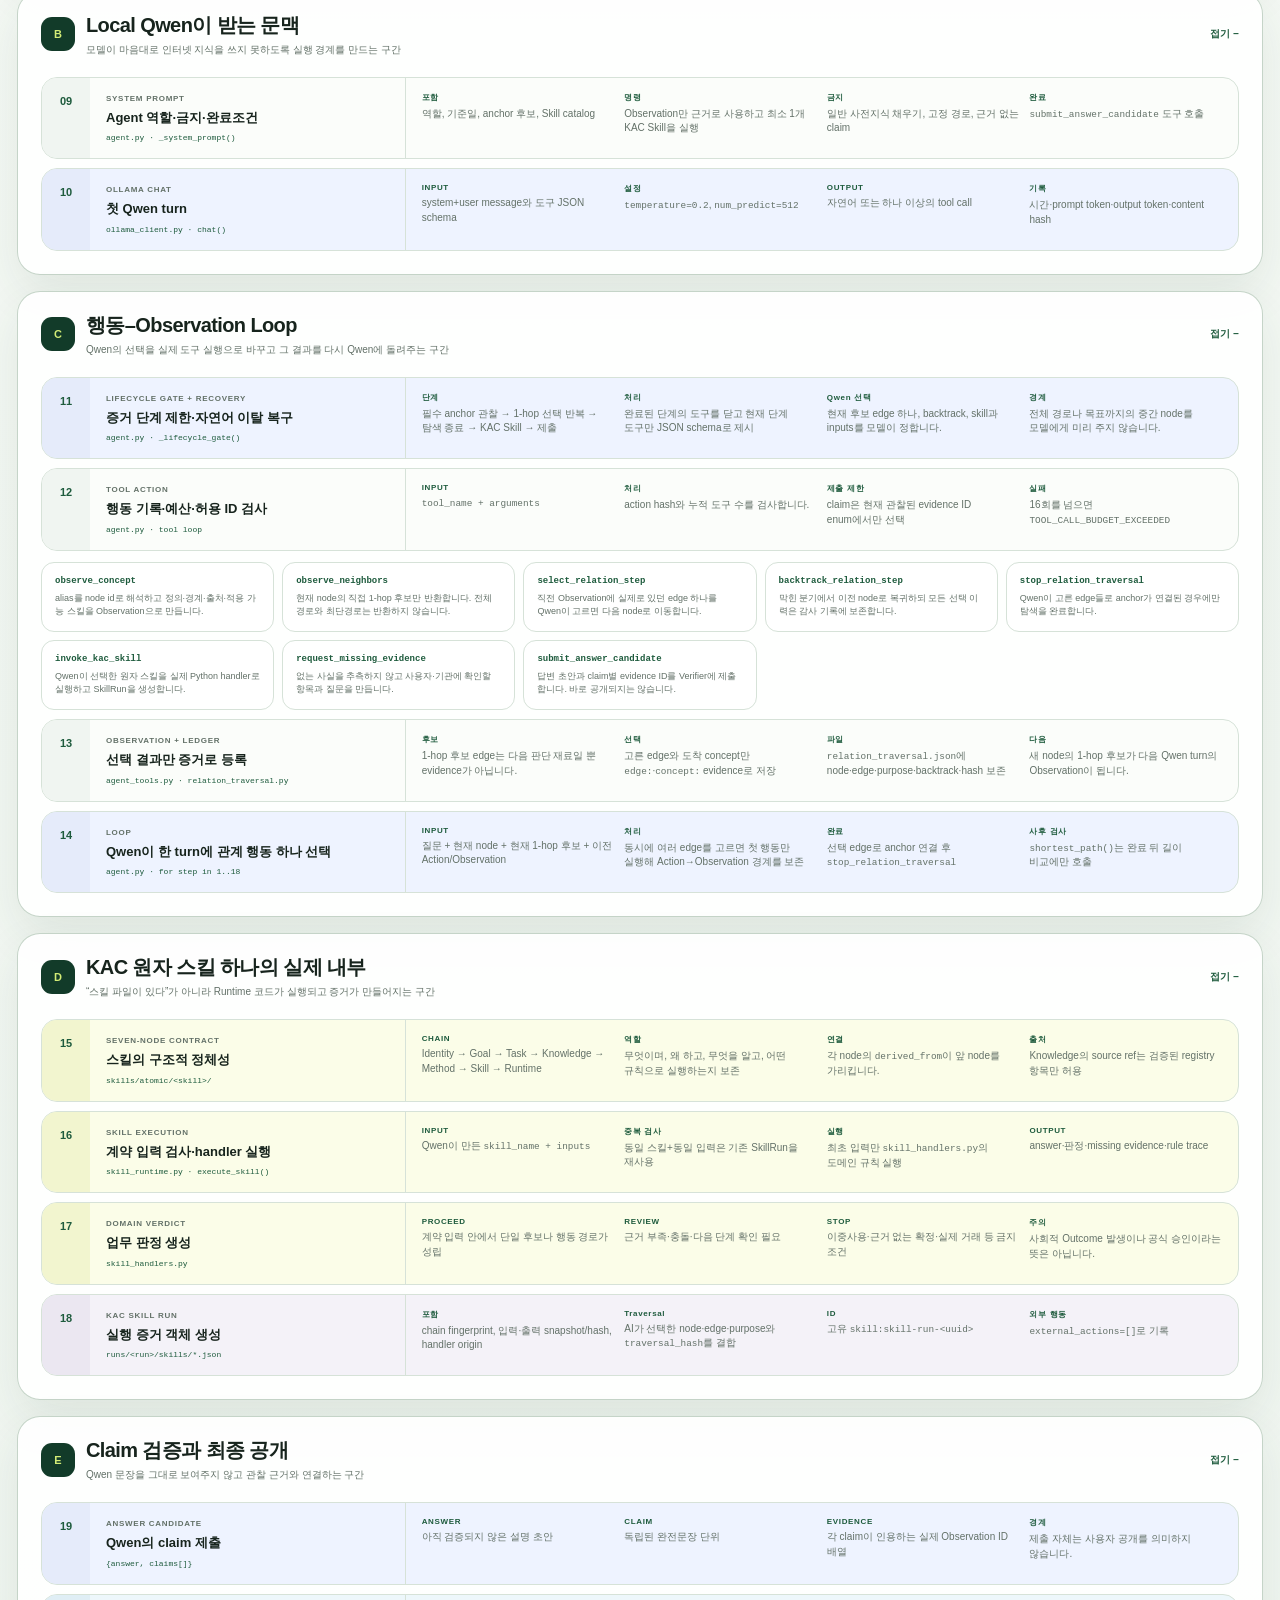
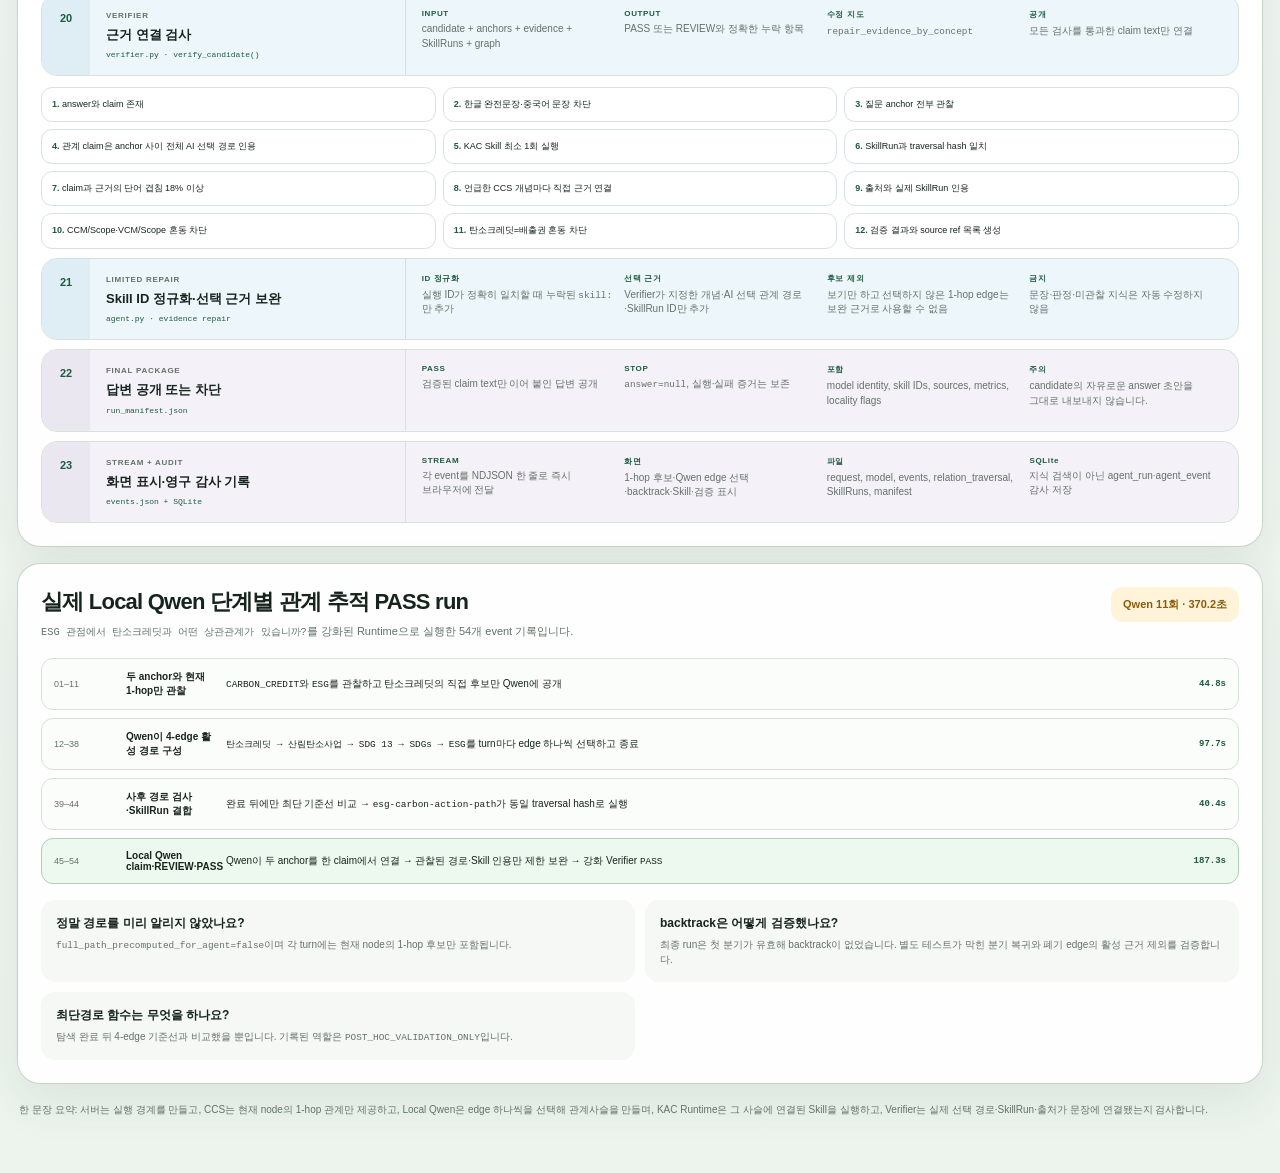
<file: web/runtime-deep-dive.html>
<!doctype html>
<html lang="ko">
<head>
  <meta charset="utf-8">
  <meta name="viewport" content="width=device-width, initial-scale=1">
  <meta name="description" content="수페스타 KAC Agent의 요소별 실제 내부 작동 상세도">
  <title>수페스타 내부 작동 상세도</title>
  <style>
    :root {
      --ink:#17241d; --muted:#637168; --forest:#1e5b3d; --dark:#123b29;
      --lime:#d3ec76; --paper:#fbfdfa; --white:#fff; --line:#d6e2d8;
      --mint:#e9f4eb; --qwen:#eef3ff; --skill:#fbfde8; --verify:#edf7fb;
      --store:#f4f2f8; --warn:#fff3d9; --stop:#fae8e7;
      --shadow:0 18px 48px rgba(30,70,46,.09);
    }
    * { box-sizing:border-box; }
    html { scroll-behavior:smooth; }
    body {
      margin:0; color:var(--ink);
      background:radial-gradient(circle at 8% 3%,rgba(211,236,118,.22),transparent 26rem),linear-gradient(180deg,#f8fbf7,#edf4ee);
      font-family:Pretendard,"Noto Sans KR",-apple-system,BlinkMacSystemFont,"Segoe UI",sans-serif;
    }
    a { color:inherit; }
    code { font-family:ui-monospace,SFMono-Regular,Menlo,monospace; font-size:.94em; }
    .page { width:min(1280px,calc(100% - 34px)); margin:0 auto; padding:26px 0 56px; }
    .topbar { display:flex; justify-content:space-between; align-items:center; gap:14px; }
    .brand { display:flex; align-items:center; gap:10px; font-weight:900; text-decoration:none; }
    .brand-mark { width:38px; height:38px; display:grid; place-items:center; border-radius:13px; color:var(--lime); background:var(--dark); font-size:23px; }
    .top-links { display:flex; flex-wrap:wrap; justify-content:flex-end; gap:7px; }
    .top-links a { padding:8px 11px; border:1px solid var(--line); border-radius:10px; background:rgba(255,255,255,.8); color:var(--forest); text-decoration:none; font-size:11px; font-weight:800; }

    .hero { padding:58px 0 30px; max-width:980px; }
    .eyebrow { margin:0; color:var(--forest); font-size:10px; font-weight:900; letter-spacing:.14em; }
    h1 { margin:12px 0 17px; font-size:clamp(38px,5.4vw,68px); line-height:1.06; letter-spacing:-.055em; }
    .hero-copy { max-width:900px; margin:0; color:var(--muted); font-size:16px; line-height:1.75; word-break:keep-all; }
    .legend { display:flex; flex-wrap:wrap; gap:7px; margin-top:20px; }
    .legend span { padding:7px 10px; border:1px solid var(--line); border-radius:999px; font-size:9px; font-weight:900; }
    .l-system{background:var(--paper)} .l-qwen{background:var(--qwen)} .l-skill{background:var(--skill)} .l-verify{background:var(--verify)} .l-store{background:var(--store)}
    .jump { display:flex; flex-wrap:wrap; gap:7px; margin-top:18px; }
    .jump a { padding:7px 10px; border-radius:8px; color:var(--forest); background:var(--mint); text-decoration:none; font-size:10px; font-weight:800; }

    .card { border:1px solid rgba(191,208,195,.9); border-radius:23px; background:rgba(255,255,255,.91); box-shadow:var(--shadow); }
    .verdict-card { padding:23px; }
    .section-title { margin:0; font-size:22px; letter-spacing:-.035em; }
    .section-copy { margin:6px 0 0; color:var(--muted); font-size:11px; line-height:1.55; }
    .verdict-grid { display:grid; grid-template-columns:repeat(3,1fr); gap:10px; margin-top:17px; }
    .verdict { padding:16px; border-radius:15px; }
    .verdict:nth-child(1){background:var(--skill)} .verdict:nth-child(2){background:var(--verify)} .verdict:nth-child(3){background:var(--store)}
    .verdict small { color:var(--forest); font-size:9px; font-weight:900; letter-spacing:.08em; }
    .verdict h3 { margin:7px 0 5px; font-size:14px; }
    .verdict p { margin:0; color:var(--muted); font-size:10px; line-height:1.5; }
    .verdict code { display:block; margin-top:10px; font-weight:850; }

    .phase { margin-top:16px; overflow:hidden; }
    .phase > summary { list-style:none; display:flex; justify-content:space-between; align-items:center; gap:15px; padding:20px 23px; cursor:pointer; }
    .phase > summary::-webkit-details-marker { display:none; }
    .phase > summary::after { content:"접기 −"; color:var(--forest); font-size:10px; font-weight:850; }
    .phase:not([open]) > summary::after { content:"펼치기 +"; }
    .phase-name { display:flex; align-items:center; gap:11px; }
    .phase-number { min-width:34px; height:34px; display:grid; place-items:center; border-radius:11px; background:var(--dark); color:var(--lime); font-size:11px; font-weight:900; }
    .phase h2 { margin:0; font-size:20px; letter-spacing:-.03em; }
    .phase summary p { margin:4px 0 0; color:var(--muted); font-size:10px; }
    .phase-body { padding:0 23px 23px; }
    .element-list { display:grid; gap:9px; }
    .element { position:relative; display:grid; grid-template-columns:48px minmax(155px,.55fr) minmax(0,1.45fr); border:1px solid var(--line); border-radius:16px; overflow:hidden; background:var(--paper); }
    .element::after { content:"↓"; position:absolute; left:18px; bottom:-14px; z-index:2; color:#8da095; font-weight:900; }
    .element:last-child::after { display:none; }
    .e-index { display:grid; place-items:start center; padding-top:17px; background:#f0f5f1; color:var(--forest); font-size:11px; font-weight:900; }
    .e-name { padding:16px; border-right:1px solid var(--line); }
    .e-name small { display:block; margin-bottom:6px; color:var(--muted); font-size:8px; font-weight:900; letter-spacing:.09em; }
    .e-name strong { display:block; font-size:13px; line-height:1.35; }
    .e-name code { display:block; margin-top:7px; color:var(--forest); font-size:8px; overflow-wrap:anywhere; }
    .e-body { padding:14px 16px; display:grid; grid-template-columns:repeat(4,minmax(0,1fr)); gap:10px; }
    .fact { min-width:0; }
    .fact b { display:block; margin-bottom:4px; color:var(--forest); font-size:8px; letter-spacing:.08em; }
    .fact p { margin:0; color:var(--muted); font-size:10px; line-height:1.48; word-break:keep-all; overflow-wrap:anywhere; }
    .element.qwen{background:var(--qwen)} .element.qwen .e-index{background:#e5ebfa}
    .element.skill{background:var(--skill)} .element.skill .e-index{background:#f2f5cf}
    .element.verify{background:var(--verify)} .element.verify .e-index{background:#dfeef5}
    .element.store{background:var(--store)} .element.store .e-index{background:#ebe7f1}

    .tool-grid { display:grid; grid-template-columns:repeat(5,1fr); gap:8px; margin-top:11px; }
    .tool { padding:13px; border:1px solid var(--line); border-radius:13px; background:white; }
    .tool code { display:block; color:var(--forest); font-size:9px; font-weight:900; overflow-wrap:anywhere; }
    .tool p { margin:6px 0 0; color:var(--muted); font-size:9px; line-height:1.45; }

    .checks { display:grid; grid-template-columns:repeat(3,1fr); gap:7px; margin-top:11px; }
    .check { padding:10px; border-radius:11px; background:white; border:1px solid #d5e3e9; font-size:9px; line-height:1.45; }
    .check b { color:var(--forest); }

    .actual { margin-top:16px; padding:23px; }
    .actual-head { display:flex; justify-content:space-between; gap:14px; align-items:start; }
    .time-total { padding:10px 12px; border-radius:12px; background:var(--warn); color:#8b5b0a; font-size:11px; font-weight:900; white-space:nowrap; }
    .trace { margin-top:18px; display:grid; gap:8px; }
    .trace-row { display:grid; grid-template-columns:62px 90px minmax(0,1fr) 76px; align-items:center; gap:10px; padding:11px 12px; border:1px solid var(--line); border-radius:12px; background:var(--paper); }
    .trace-row span { color:var(--muted); font-size:9px; }
    .trace-row b { font-size:10px; }
    .trace-row p { margin:0; font-size:10px; line-height:1.45; }
    .trace-row time { color:var(--forest); text-align:right; font-family:ui-monospace,SFMono-Regular,Menlo,monospace; font-size:9px; font-weight:850; }
    .trace-row.error { border-color:#e6c2bf; background:#fcf3f2; }
    .trace-row.pass { border-color:#afcfb8; background:#edf8ef; }

    .boundary-grid { display:grid; grid-template-columns:repeat(2,1fr); gap:10px; margin-top:16px; }
    .boundary { padding:15px; border-radius:14px; background:#f5f8f5; }
    .boundary strong { display:block; font-size:12px; }
    .boundary p { margin:5px 0 0; color:var(--muted); font-size:10px; line-height:1.5; }
    .final-line { margin:18px 2px 0; color:var(--muted); font-size:10px; line-height:1.6; }

    @media(max-width:1000px){
      .e-body{grid-template-columns:repeat(2,1fr)} .tool-grid{grid-template-columns:repeat(2,1fr)} .checks{grid-template-columns:repeat(2,1fr)}
    }
    @media(max-width:720px){
      .page{width:min(100% - 22px,1280px)} .hero{padding-top:42px}
      .topbar{align-items:flex-start} .verdict-grid,.boundary-grid{grid-template-columns:1fr}
      .element{grid-template-columns:38px 1fr} .e-index{grid-row:1/3} .e-name{border-right:0;border-bottom:1px solid var(--line)} .e-body{grid-column:2;grid-template-columns:1fr;padding-top:12px}
      .tool-grid,.checks{grid-template-columns:1fr} .phase > summary{align-items:flex-start}.phase > summary::after{display:none}
      .actual-head{display:block}.time-total{display:inline-block;margin-top:10px}.trace-row{grid-template-columns:46px 75px 1fr}.trace-row time{grid-column:3;text-align:left}
    }
  </style>
</head>
<body>
  <div class="page">
    <header class="topbar">
      <a class="brand" href="/"><span class="brand-mark">⌁</span><span>수페스타 KAC Agent</span></a>
      <nav class="top-links"><a href="/kac-principle-diagram.html">원리 상세도</a><a href="/runtime-visual.html">간단 구조도</a><a href="/">챗봇으로 돌아가기</a></nav>
    </header>

    <section class="hero">
      <p class="eyebrow">ELEMENT-BY-ELEMENT RUNTIME MAP</p>
      <h1>실제 코드가 무엇을 받고,<br>무엇을 만들고, 어디로 넘기는가</h1>
      <p class="hero-copy">이 페이지는 개념도가 아니라 현재 서버의 실행 순서를 요소 단위로 풀어 쓴 상세도입니다. 각 요소마다 입력, 처리, 생성물, 다음 단계를 표시했으며 Local Qwen의 판단과 Python Runtime의 결정도 구분했습니다.</p>
      <div class="legend"><span class="l-system">PYTHON / SYSTEM</span><span class="l-qwen">LOCAL QWEN</span><span class="l-skill">KAC SKILL</span><span class="l-verify">VERIFIER</span><span class="l-store">AUDIT STORAGE</span></div>
      <nav class="jump"><a href="#verdicts">세 판정 구분</a><a href="#phase-a">요청·초기화</a><a href="#phase-b">Agent 문맥</a><a href="#phase-c">1-hop 행동 Loop</a><a href="#phase-d">스킬 내부</a><a href="#phase-e">검증·공개</a><a href="#actual-run">실제 run 증거</a></nav>
    </section>

    <section id="verdicts" class="card verdict-card">
      <h2 class="section-title">먼저, 이름이 비슷한 세 판정을 분리해야 합니다</h2>
      <p class="section-copy">이 세 가지를 하나로 보면 내부 작동을 잘못 이해하게 됩니다.</p>
      <div class="verdict-grid">
        <article class="verdict"><small>DOMAIN DECISION</small><h3>① KAC Skill 판정</h3><p>업무 규칙상 진행·보완·차단 중 무엇인지 판단합니다.</p><code>PROCEED / REVIEW / STOP</code></article>
        <article class="verdict"><small>EVIDENCE DECISION</small><h3>② Verifier 판정</h3><p>Qwen의 claim에 실제 관찰 근거가 모두 연결됐는지 판단합니다.</p><code>PASS / REVIEW</code></article>
        <article class="verdict"><small>RUN RESULT</small><h3>③ Agent 최종 상태</h3><p>검증 답변을 공개했는지, 답변 없이 실행을 끝냈는지 표시합니다.</p><code>PASS / STOP</code></article>
      </div>
    </section>

    <details id="phase-a" class="card phase" open>
      <summary><div class="phase-name"><span class="phase-number">A</span><div><h2>요청 수신과 실행 환경 초기화</h2><p>브라우저 질문이 독립된 Agent run으로 바뀌는 구간</p></div></div></summary>
      <div class="phase-body"><div class="element-list">
        <article class="element"><div class="e-index">01</div><div class="e-name"><small>FRONTEND</small><strong>질문 입력</strong><code>web/assets/app.js · runQuestion()</code></div><div class="e-body"><div class="fact"><b>INPUT</b><p>사용자가 입력한 질문</p></div><div class="fact"><b>처리</b><p>질문·역할·오늘 날짜를 JSON으로 만듭니다.</p></div><div class="fact"><b>OUTPUT</b><p><code>{question,userRole,asOfDate}</code></p></div><div class="fact"><b>다음</b><p><code>POST /api/chat/stream</code></p></div></div></article>
        <article class="element"><div class="e-index">02</div><div class="e-name"><small>HTTP SERVER</small><strong>요청 검사·NDJSON 시작</strong><code>server.py · do_POST()</code></div><div class="e-body"><div class="fact"><b>INPUT</b><p>최대 65,536바이트 JSON</p></div><div class="fact"><b>처리</b><p>빈 질문을 차단하고 역할을 대문자로 정규화합니다.</p></div><div class="fact"><b>OUTPUT</b><p>표준 request 객체와 streaming 연결</p></div><div class="fact"><b>다음</b><p><code>run_agent()</code> 호출</p></div></div></article>
        <article class="element"><div class="e-index">03</div><div class="e-name"><small>POLICY</small><strong>Agent 운영 규칙 확인</strong><code>policy.py · load_policy()</code></div><div class="e-body"><div class="fact"><b>INPUT</b><p><code>config/agent_policy.json</code></p></div><div class="fact"><b>처리</b><p>고정 route·전체 경로 사전 계산 금지, 1-hop 모델 선택, 예산을 검증합니다.</p></div><div class="fact"><b>OUTPUT</b><p><code>max_steps=18</code>, <code>max_tool_calls=24</code>, <code>max_traversal_depth=10</code></p></div><div class="fact"><b>실패</b><p>정책이 다르면 run 시작 전에 예외</p></div></div></article>
        <article class="element store"><div class="e-index">04</div><div class="e-name"><small>AUDIT STORE</small><strong>새 run 격리</strong><code>run_store.py · AgentRunStore</code></div><div class="e-body"><div class="fact"><b>INPUT</b><p>새 UUID</p></div><div class="fact"><b>처리</b><p>새 run 폴더와 SQLite 연결을 만듭니다.</p></div><div class="fact"><b>OUTPUT</b><p><code>runs/agent-run-&lt;uuid&gt;</code></p></div><div class="fact"><b>경계</b><p>이전 질문 메시지를 가져오지 않습니다.</p></div></div></article>
        <article class="element"><div class="e-index">05</div><div class="e-name"><small>CCS GRAPH</small><strong>지식 그래프 적재·검증</strong><code>graph.py · KnowledgeGraph</code></div><div class="e-body"><div class="fact"><b>INPUT</b><p><code>knowledge/graph.json</code>과 source registry</p></div><div class="fact"><b>처리</b><p>29 node·31 edge, alias 충돌, 출처 상태, 활성 스킬을 검사합니다.</p></div><div class="fact"><b>OUTPUT</b><p>node/edge/alias index와 graph fingerprint</p></div><div class="fact"><b>경계</b><p>문서 벡터 검색 DB가 아닙니다.</p></div></div></article>
        <article class="element skill"><div class="e-index">06</div><div class="e-name"><small>KAC COMPILER</small><strong>원자 스킬 계약 컴파일</strong><code>skill_compiler.py · compile_skills()</code></div><div class="e-body"><div class="fact"><b>INPUT</b><p>6개 atomic skill 폴더와 import manifest</p></div><div class="fact"><b>처리</b><p>7-node 순서·derived_from·SHA-256·handler·출처를 검사합니다.</p></div><div class="fact"><b>OUTPUT</b><p>실행 가능한 6개 Skill catalog</p></div><div class="fact"><b>실패</b><p>원본 바이트가 바뀌거나 계약이 끊기면 컴파일 중단</p></div></div></article>
        <article class="element qwen"><div class="e-index">07</div><div class="e-name"><small>MODEL BOUNDARY</small><strong>Local Qwen 신원 확인</strong><code>ollama_client.py · identity()</code></div><div class="e-body"><div class="fact"><b>INPUT</b><p><code>http://127.0.0.1:11434</code>와 모델명</p></div><div class="fact"><b>처리</b><p>Ollama version·model digest·family·tools capability를 확인합니다.</p></div><div class="fact"><b>OUTPUT</b><p><code>endpoint_scope=LOOPBACK_ONLY</code></p></div><div class="fact"><b>경계</b><p>원격 LLM endpoint는 허용하지 않습니다.</p></div></div></article>
        <article class="element"><div class="e-index">08</div><div class="e-name"><small>LEXICAL SCAN</small><strong>Anchor 후보 추출</strong><code>graph.py · anchor_ids()</code></div><div class="e-body"><div class="fact"><b>INPUT</b><p>질문 원문</p></div><div class="fact"><b>처리</b><p>node id·한글 label·alias가 문장에 실제 포함됐는지 비교합니다.</p></div><div class="fact"><b>OUTPUT</b><p>길이가 긴 순서의 최대 6개 후보</p></div><div class="fact"><b>주의</b><p>후보일 뿐 실행 route나 정답이 아닙니다.</p></div></div></article>
      </div></div>
    </details>

    <details id="phase-b" class="card phase" open>
      <summary><div class="phase-name"><span class="phase-number">B</span><div><h2>Local Qwen이 받는 문맥</h2><p>모델이 마음대로 인터넷 지식을 쓰지 못하도록 실행 경계를 만드는 구간</p></div></div></summary>
      <div class="phase-body"><div class="element-list">
        <article class="element"><div class="e-index">09</div><div class="e-name"><small>SYSTEM PROMPT</small><strong>Agent 역할·금지·완료조건</strong><code>agent.py · _system_prompt()</code></div><div class="e-body"><div class="fact"><b>포함</b><p>역할, 기준일, anchor 후보, Skill catalog</p></div><div class="fact"><b>명령</b><p>Observation만 근거로 사용하고 최소 1개 KAC Skill을 실행</p></div><div class="fact"><b>금지</b><p>일반 사전지식 채우기, 고정 경로, 근거 없는 claim</p></div><div class="fact"><b>완료</b><p><code>submit_answer_candidate</code> 도구 호출</p></div></div></article>
        <article class="element qwen"><div class="e-index">10</div><div class="e-name"><small>OLLAMA CHAT</small><strong>첫 Qwen turn</strong><code>ollama_client.py · chat()</code></div><div class="e-body"><div class="fact"><b>INPUT</b><p>system+user message와 도구 JSON schema</p></div><div class="fact"><b>설정</b><p><code>temperature=0.2</code>, <code>num_predict=512</code></p></div><div class="fact"><b>OUTPUT</b><p>자연어 또는 하나 이상의 tool call</p></div><div class="fact"><b>기록</b><p>시간·prompt token·output token·content hash</p></div></div></article>
      </div></div>
    </details>

    <details id="phase-c" class="card phase" open>
      <summary><div class="phase-name"><span class="phase-number">C</span><div><h2>행동–Observation Loop</h2><p>Qwen의 선택을 실제 도구 실행으로 바꾸고 그 결과를 다시 Qwen에 돌려주는 구간</p></div></div></summary>
      <div class="phase-body">
        <div class="element-list">
          <article class="element qwen"><div class="e-index">11</div><div class="e-name"><small>LIFECYCLE GATE + RECOVERY</small><strong>증거 단계 제한·자연어 이탈 복구</strong><code>agent.py · _lifecycle_gate()</code></div><div class="e-body"><div class="fact"><b>단계</b><p>필수 anchor 관찰 → 1-hop 선택 반복 → 탐색 종료 → KAC Skill → 제출</p></div><div class="fact"><b>처리</b><p>완료된 단계의 도구를 닫고 현재 단계 도구만 JSON schema로 제시</p></div><div class="fact"><b>Qwen 선택</b><p>현재 후보 edge 하나, backtrack, skill과 inputs를 모델이 정합니다.</p></div><div class="fact"><b>경계</b><p>전체 경로나 목표까지의 중간 node를 모델에게 미리 주지 않습니다.</p></div></div></article>
          <article class="element"><div class="e-index">12</div><div class="e-name"><small>TOOL ACTION</small><strong>행동 기록·예산·허용 ID 검사</strong><code>agent.py · tool loop</code></div><div class="e-body"><div class="fact"><b>INPUT</b><p><code>tool_name + arguments</code></p></div><div class="fact"><b>처리</b><p>action hash와 누적 도구 수를 검사합니다.</p></div><div class="fact"><b>제출 제한</b><p>claim은 현재 관찰된 evidence ID enum에서만 선택</p></div><div class="fact"><b>실패</b><p>16회를 넘으면 <code>TOOL_CALL_BUDGET_EXCEEDED</code></p></div></div></article>
        </div>
        <div class="tool-grid">
          <article class="tool"><code>observe_concept</code><p>alias를 node id로 해석하고 정의·경계·출처·적용 가능 스킬을 Observation으로 만듭니다.</p></article>
          <article class="tool"><code>observe_neighbors</code><p>현재 node의 직접 1-hop 후보만 반환합니다. 전체 경로와 최단경로는 반환하지 않습니다.</p></article>
          <article class="tool"><code>select_relation_step</code><p>직전 Observation에 실제로 있던 edge 하나를 Qwen이 고르면 다음 node로 이동합니다.</p></article>
          <article class="tool"><code>backtrack_relation_step</code><p>막힌 분기에서 이전 node로 복귀하되 모든 선택 이력은 감사 기록에 보존합니다.</p></article>
          <article class="tool"><code>stop_relation_traversal</code><p>Qwen이 고른 edge들로 anchor가 연결된 경우에만 탐색을 완료합니다.</p></article>
          <article class="tool"><code>invoke_kac_skill</code><p>Qwen이 선택한 원자 스킬을 실제 Python handler로 실행하고 SkillRun을 생성합니다.</p></article>
          <article class="tool"><code>request_missing_evidence</code><p>없는 사실을 추측하지 않고 사용자·기관에 확인할 항목과 질문을 만듭니다.</p></article>
          <article class="tool"><code>submit_answer_candidate</code><p>답변 초안과 claim별 evidence ID를 Verifier에 제출합니다. 바로 공개되지는 않습니다.</p></article>
        </div>
        <div class="element-list" style="margin-top:9px">
          <article class="element"><div class="e-index">13</div><div class="e-name"><small>OBSERVATION + LEDGER</small><strong>선택 결과만 증거로 등록</strong><code>agent_tools.py · relation_traversal.py</code></div><div class="e-body"><div class="fact"><b>후보</b><p>1-hop 후보 edge는 다음 판단 재료일 뿐 evidence가 아닙니다.</p></div><div class="fact"><b>선택</b><p>고른 edge와 도착 concept만 <code>edge:</code>·<code>concept:</code> evidence로 저장</p></div><div class="fact"><b>파일</b><p><code>relation_traversal.json</code>에 node·edge·purpose·backtrack·hash 보존</p></div><div class="fact"><b>다음</b><p>새 node의 1-hop 후보가 다음 Qwen turn의 Observation이 됩니다.</p></div></div></article>
          <article class="element qwen"><div class="e-index">14</div><div class="e-name"><small>LOOP</small><strong>Qwen이 한 turn에 관계 행동 하나 선택</strong><code>agent.py · for step in 1..18</code></div><div class="e-body"><div class="fact"><b>INPUT</b><p>질문 + 현재 node + 현재 1-hop 후보 + 이전 Action/Observation</p></div><div class="fact"><b>처리</b><p>동시에 여러 edge를 고르면 첫 행동만 실행해 Action→Observation 경계를 보존</p></div><div class="fact"><b>완료</b><p>선택 edge로 anchor 연결 후 <code>stop_relation_traversal</code></p></div><div class="fact"><b>사후 검사</b><p><code>shortest_path()</code>는 완료 뒤 길이 비교에만 호출</p></div></div></article>
        </div>
      </div>
    </details>

    <details id="phase-d" class="card phase" open>
      <summary><div class="phase-name"><span class="phase-number">D</span><div><h2>KAC 원자 스킬 하나의 실제 내부</h2><p>“스킬 파일이 있다”가 아니라 Runtime 코드가 실행되고 증거가 만들어지는 구간</p></div></div></summary>
      <div class="phase-body"><div class="element-list">
        <article class="element skill"><div class="e-index">15</div><div class="e-name"><small>SEVEN-NODE CONTRACT</small><strong>스킬의 구조적 정체성</strong><code>skills/atomic/&lt;skill&gt;/</code></div><div class="e-body"><div class="fact"><b>CHAIN</b><p>Identity → Goal → Task → Knowledge → Method → Skill → Runtime</p></div><div class="fact"><b>역할</b><p>무엇이며, 왜 하고, 무엇을 알고, 어떤 규칙으로 실행하는지 보존</p></div><div class="fact"><b>연결</b><p>각 node의 <code>derived_from</code>이 앞 node를 가리킵니다.</p></div><div class="fact"><b>출처</b><p>Knowledge의 source ref는 검증된 registry 항목만 허용</p></div></div></article>
        <article class="element skill"><div class="e-index">16</div><div class="e-name"><small>SKILL EXECUTION</small><strong>계약 입력 검사·handler 실행</strong><code>skill_runtime.py · execute_skill()</code></div><div class="e-body"><div class="fact"><b>INPUT</b><p>Qwen이 만든 <code>skill_name + inputs</code></p></div><div class="fact"><b>중복 검사</b><p>동일 스킬+동일 입력은 기존 SkillRun을 재사용</p></div><div class="fact"><b>실행</b><p>최초 입력만 <code>skill_handlers.py</code>의 도메인 규칙 실행</p></div><div class="fact"><b>OUTPUT</b><p>answer·판정·missing evidence·rule trace</p></div></div></article>
        <article class="element skill"><div class="e-index">17</div><div class="e-name"><small>DOMAIN VERDICT</small><strong>업무 판정 생성</strong><code>skill_handlers.py</code></div><div class="e-body"><div class="fact"><b>PROCEED</b><p>계약 입력 안에서 단일 후보나 행동 경로가 성립</p></div><div class="fact"><b>REVIEW</b><p>근거 부족·충돌·다음 단계 확인 필요</p></div><div class="fact"><b>STOP</b><p>이중사용·근거 없는 확정·실제 거래 등 금지 조건</p></div><div class="fact"><b>주의</b><p>사회적 Outcome 발생이나 공식 승인이라는 뜻은 아닙니다.</p></div></div></article>
        <article class="element store"><div class="e-index">18</div><div class="e-name"><small>KAC SKILL RUN</small><strong>실행 증거 객체 생성</strong><code>runs/&lt;run&gt;/skills/*.json</code></div><div class="e-body"><div class="fact"><b>포함</b><p>chain fingerprint, 입력·출력 snapshot/hash, handler origin</p></div><div class="fact"><b>Traversal</b><p>AI가 선택한 node·edge·purpose와 <code>traversal_hash</code>를 결합</p></div><div class="fact"><b>ID</b><p>고유 <code>skill:skill-run-&lt;uuid&gt;</code></p></div><div class="fact"><b>외부 행동</b><p><code>external_actions=[]</code>로 기록</p></div></div></article>
      </div></div>
    </details>

    <details id="phase-e" class="card phase" open>
      <summary><div class="phase-name"><span class="phase-number">E</span><div><h2>Claim 검증과 최종 공개</h2><p>Qwen 문장을 그대로 보여주지 않고 관찰 근거와 연결하는 구간</p></div></div></summary>
      <div class="phase-body">
        <div class="element-list">
          <article class="element qwen"><div class="e-index">19</div><div class="e-name"><small>ANSWER CANDIDATE</small><strong>Qwen의 claim 제출</strong><code>{answer, claims[]}</code></div><div class="e-body"><div class="fact"><b>ANSWER</b><p>아직 검증되지 않은 설명 초안</p></div><div class="fact"><b>CLAIM</b><p>독립된 완전문장 단위</p></div><div class="fact"><b>EVIDENCE</b><p>각 claim이 인용하는 실제 Observation ID 배열</p></div><div class="fact"><b>경계</b><p>제출 자체는 사용자 공개를 의미하지 않습니다.</p></div></div></article>
          <article class="element verify"><div class="e-index">20</div><div class="e-name"><small>VERIFIER</small><strong>근거 연결 검사</strong><code>verifier.py · verify_candidate()</code></div><div class="e-body"><div class="fact"><b>INPUT</b><p>candidate + anchors + evidence + SkillRuns + graph</p></div><div class="fact"><b>OUTPUT</b><p>PASS 또는 REVIEW와 정확한 누락 항목</p></div><div class="fact"><b>수정 지도</b><p><code>repair_evidence_by_concept</code></p></div><div class="fact"><b>공개</b><p>모든 검사를 통과한 claim text만 연결</p></div></div></article>
        </div>
        <div class="checks">
          <div class="check"><b>1.</b> answer와 claim 존재</div><div class="check"><b>2.</b> 한글 완전문장·중국어 문장 차단</div><div class="check"><b>3.</b> 질문 anchor 전부 관찰</div>
          <div class="check"><b>4.</b> 관계 claim은 anchor 사이 전체 AI 선택 경로 인용</div><div class="check"><b>5.</b> KAC Skill 최소 1회 실행</div><div class="check"><b>6.</b> SkillRun과 traversal hash 일치</div>
          <div class="check"><b>7.</b> claim과 근거의 단어 겹침 18% 이상</div><div class="check"><b>8.</b> 언급한 CCS 개념마다 직접 근거 연결</div><div class="check"><b>9.</b> 출처와 실제 SkillRun 인용</div>
          <div class="check"><b>10.</b> CCM/Scope·VCM/Scope 혼동 차단</div><div class="check"><b>11.</b> 탄소크레딧=배출권 혼동 차단</div><div class="check"><b>12.</b> 검증 결과와 source ref 목록 생성</div>
        </div>
        <div class="element-list" style="margin-top:9px">
          <article class="element verify"><div class="e-index">21</div><div class="e-name"><small>LIMITED REPAIR</small><strong>Skill ID 정규화·선택 근거 보완</strong><code>agent.py · evidence repair</code></div><div class="e-body"><div class="fact"><b>ID 정규화</b><p>실행 ID가 정확히 일치할 때 누락된 <code>skill:</code>만 추가</p></div><div class="fact"><b>선택 근거</b><p>Verifier가 지정한 개념·AI 선택 관계 경로·SkillRun ID만 추가</p></div><div class="fact"><b>후보 제외</b><p>보기만 하고 선택하지 않은 1-hop edge는 보완 근거로 사용할 수 없음</p></div><div class="fact"><b>금지</b><p>문장·판정·미관찰 지식은 자동 수정하지 않음</p></div></div></article>
          <article class="element store"><div class="e-index">22</div><div class="e-name"><small>FINAL PACKAGE</small><strong>답변 공개 또는 차단</strong><code>run_manifest.json</code></div><div class="e-body"><div class="fact"><b>PASS</b><p>검증된 claim text만 이어 붙인 답변 공개</p></div><div class="fact"><b>STOP</b><p><code>answer=null</code>, 실행·실패 증거는 보존</p></div><div class="fact"><b>포함</b><p>model identity, skill IDs, sources, metrics, locality flags</p></div><div class="fact"><b>주의</b><p>candidate의 자유로운 answer 초안을 그대로 내보내지 않습니다.</p></div></div></article>
          <article class="element store"><div class="e-index">23</div><div class="e-name"><small>STREAM + AUDIT</small><strong>화면 표시·영구 감사 기록</strong><code>events.json + SQLite</code></div><div class="e-body"><div class="fact"><b>STREAM</b><p>각 event를 NDJSON 한 줄로 즉시 브라우저에 전달</p></div><div class="fact"><b>화면</b><p>1-hop 후보·Qwen edge 선택·backtrack·Skill·검증 표시</p></div><div class="fact"><b>파일</b><p>request, model, events, relation_traversal, SkillRuns, manifest</p></div><div class="fact"><b>SQLite</b><p>지식 검색이 아닌 agent_run·agent_event 감사 저장</p></div></div></article>
        </div>
      </div>
    </details>

    <section id="actual-run" class="card actual">
      <div class="actual-head"><div><h2 class="section-title">실제 Local Qwen 단계별 관계 추적 PASS run</h2><p class="section-copy"><code>ESG 관점에서 탄소크레딧과 어떤 상관관계가 있습니까?</code>를 강화된 Runtime으로 실행한 54개 event 기록입니다.</p></div><span class="time-total">Qwen 11회 · 370.2초</span></div>
      <div class="trace">
        <div class="trace-row"><span>01–11</span><b>두 anchor와 현재 1-hop만 관찰</b><p><code>CARBON_CREDIT</code>와 <code>ESG</code>를 관찰하고 탄소크레딧의 직접 후보만 Qwen에 공개</p><time>44.8s</time></div>
        <div class="trace-row"><span>12–38</span><b>Qwen이 4-edge 활성 경로 구성</b><p><code>탄소크레딧 → 산림탄소사업 → SDG 13 → SDGs → ESG</code>를 turn마다 edge 하나씩 선택하고 종료</p><time>97.7s</time></div>
        <div class="trace-row"><span>39–44</span><b>사후 경로 검사·SkillRun 결합</b><p>완료 뒤에만 최단 기준선 비교 → <code>esg-carbon-action-path</code>가 동일 traversal hash로 실행</p><time>40.4s</time></div>
        <div class="trace-row pass"><span>45–54</span><b>Local Qwen claim·REVIEW·PASS</b><p>Qwen이 두 anchor를 한 claim에서 연결 → 관찰된 경로·Skill 인용만 제한 보완 → 강화 Verifier <code>PASS</code></p><time>187.3s</time></div>
      </div>
      <div class="boundary-grid">
        <article class="boundary"><strong>정말 경로를 미리 알리지 않았나요?</strong><p><code>full_path_precomputed_for_agent=false</code>이며 각 turn에는 현재 node의 1-hop 후보만 포함됩니다.</p></article>
        <article class="boundary"><strong>backtrack은 어떻게 검증했나요?</strong><p>최종 run은 첫 분기가 유효해 backtrack이 없었습니다. 별도 테스트가 막힌 분기 복귀와 폐기 edge의 활성 근거 제외를 검증합니다.</p></article>
        <article class="boundary"><strong>최단경로 함수는 무엇을 하나요?</strong><p>탐색 완료 뒤 4-edge 기준선과 비교했을 뿐입니다. 기록된 역할은 <code>POST_HOC_VALIDATION_ONLY</code>입니다.</p></article>
      </div>
    </section>

    <p class="final-line">한 문장 요약: 서버는 실행 경계를 만들고, CCS는 현재 node의 1-hop 관계만 제공하고, Local Qwen은 edge 하나씩을 선택해 관계사슬을 만들며, KAC Runtime은 그 사슬에 연결된 Skill을 실행하고, Verifier는 실제 선택 경로·SkillRun·출처가 문장에 연결됐는지 검사합니다.</p>
  </div>
</body>
</html>
</file>
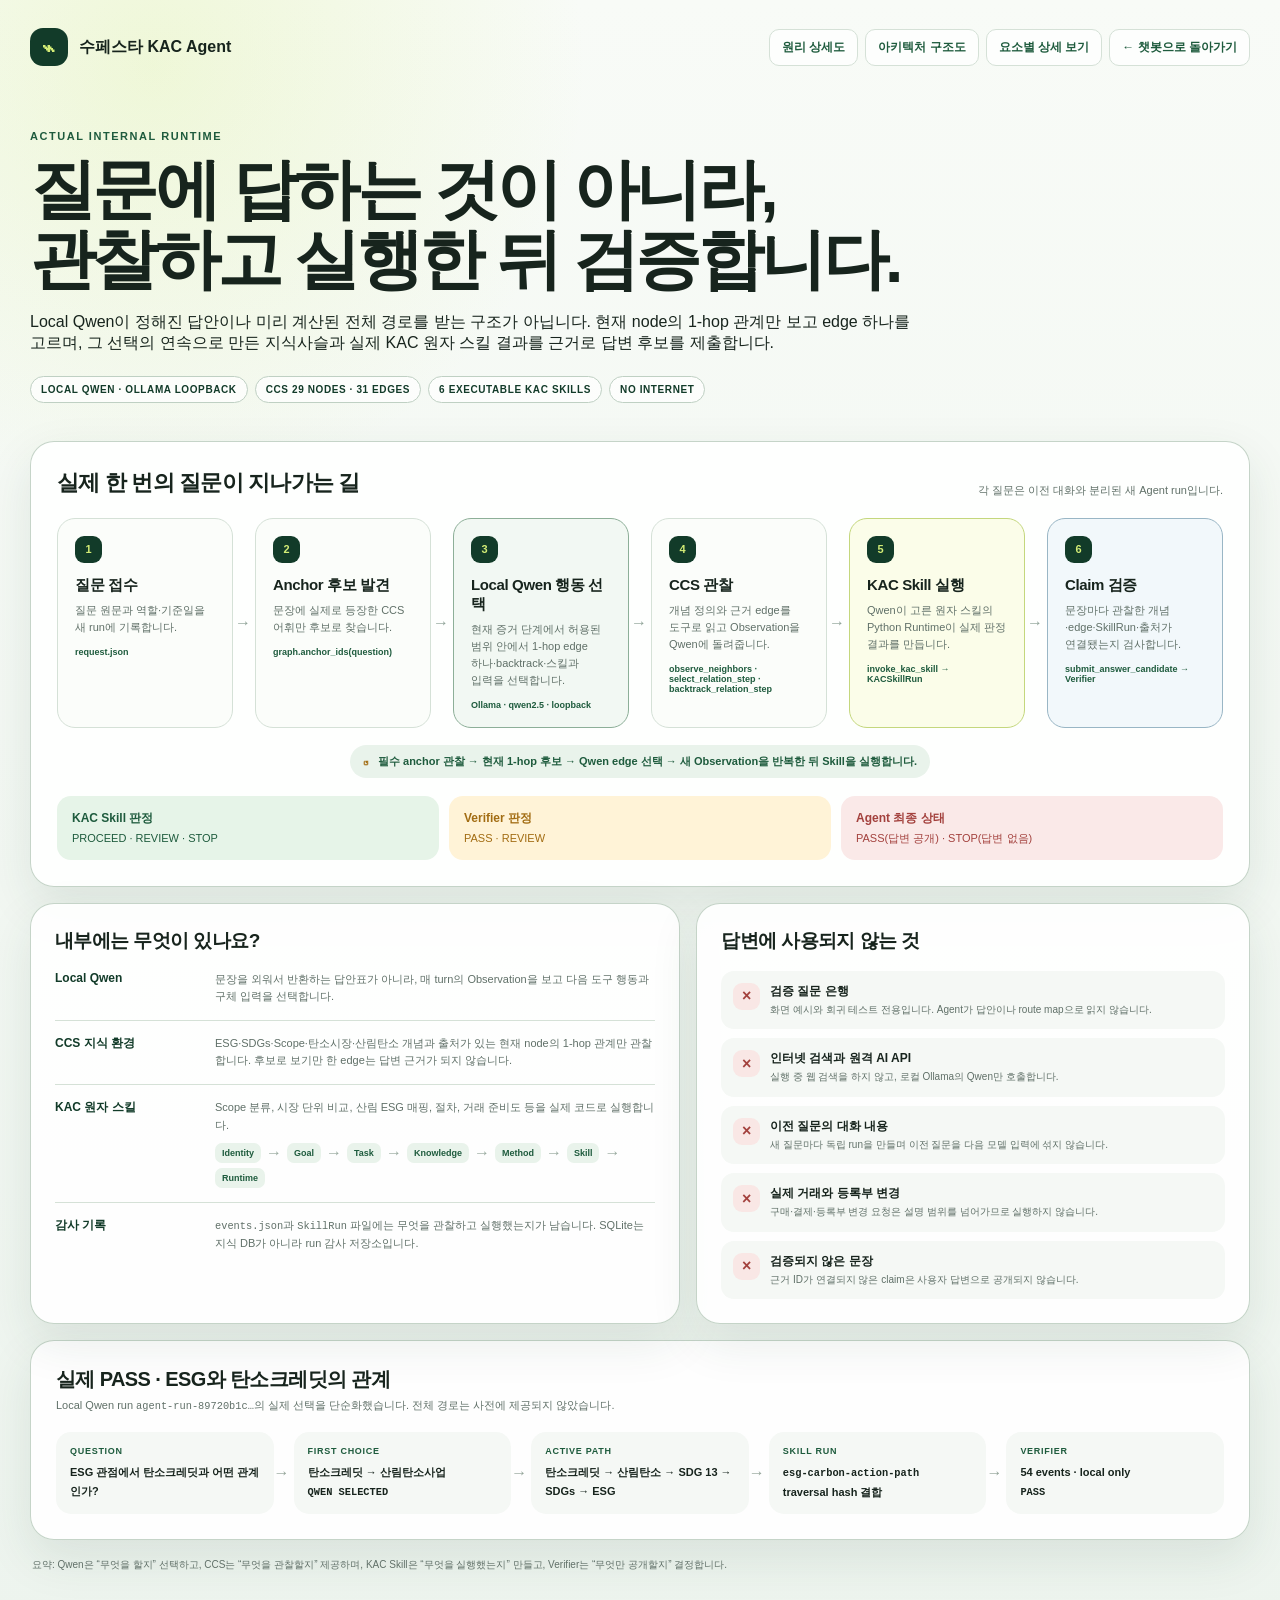
<file: web/runtime-visual.html>
<!doctype html>
<html lang="ko">
<head>
  <meta charset="utf-8">
  <meta name="viewport" content="width=device-width, initial-scale=1">
  <meta name="description" content="수페스타 Local Qwen, CCS, KAC Skill, Verifier의 실제 실행 구조">
  <title>수페스타 내부 작동 구조</title>
  <style>
    :root {
      --ink: #17241d;
      --muted: #607068;
      --forest: #1e5b3d;
      --forest-dark: #123b29;
      --lime: #d3ec76;
      --mint: #e9f3eb;
      --paper: #fbfdfa;
      --white: #fff;
      --line: #d5e1d7;
      --amber: #a26c12;
      --red: #a3413d;
      --blue: #356b87;
      --shadow: 0 18px 48px rgba(30, 70, 46, .1);
    }
    * { box-sizing: border-box; }
    body {
      margin: 0;
      color: var(--ink);
      background:
        radial-gradient(circle at 12% 4%, rgba(211,236,118,.24), transparent 27rem),
        linear-gradient(180deg, #f8fbf7, #edf4ee);
      font-family: Pretendard, "Noto Sans KR", -apple-system, BlinkMacSystemFont, "Segoe UI", sans-serif;
    }
    a { color: inherit; }
    .page { width: min(1220px, calc(100% - 36px)); margin: 0 auto; padding: 28px 0 52px; }
    .topbar { display: flex; align-items: center; justify-content: space-between; gap: 18px; }
    .brand { display: flex; align-items: center; gap: 11px; text-decoration: none; font-weight: 900; }
    .brand-mark { width: 38px; height: 38px; display: grid; place-items: center; border-radius: 13px; color: var(--lime); background: var(--forest-dark); font-size: 24px; }
    .back { padding: 9px 12px; border: 1px solid var(--line); border-radius: 10px; background: rgba(255,255,255,.76); color: var(--forest); text-decoration: none; font-size: 12px; font-weight: 800; }
    .hero { max-width: 890px; padding: 64px 0 38px; }
    .eyebrow { margin: 0; color: var(--forest); font-size: 11px; font-weight: 900; letter-spacing: .14em; }
    h1 { margin: 13px 0 17px; font-size: clamp(38px, 5.5vw, 66px); line-height: 1.06; letter-spacing: -.055em; }
    .hero p:last-child { max-width: 830px; margin: 0; color: var(--muted); font-size: 17px; line-height: 1.75; word-break: keep-all; }
    .badges { display: flex; flex-wrap: wrap; gap: 7px; margin-top: 22px; }
    .badge { padding: 7px 10px; border: 1px solid #bfd0c3; border-radius: 999px; background: rgba(255,255,255,.75); color: var(--forest-dark); font-size: 10px; font-weight: 900; letter-spacing: .06em; }

    .card { border: 1px solid rgba(191,208,195,.9); border-radius: 24px; background: rgba(255,255,255,.9); box-shadow: var(--shadow); }
    .flow-card { padding: 26px; }
    .section-head { display: flex; justify-content: space-between; gap: 18px; align-items: end; margin-bottom: 20px; }
    .section-head h2 { margin: 0; font-size: 22px; letter-spacing: -.035em; }
    .section-head p { margin: 0; color: var(--muted); font-size: 11px; }
    .flow { display: grid; grid-template-columns: repeat(6, minmax(0, 1fr)); gap: 22px; align-items: stretch; }
    .step { position: relative; min-height: 166px; padding: 17px; border: 1px solid var(--line); border-radius: 18px; background: var(--paper); }
    .step::after { content: "→"; position: absolute; top: 50%; right: -19px; transform: translateY(-50%); color: #8fa398; font-weight: 900; }
    .step:last-child::after { display: none; }
    .number { display: inline-grid; width: 27px; height: 27px; place-items: center; border-radius: 9px; background: var(--forest-dark); color: var(--lime); font-size: 11px; font-weight: 900; }
    .step h3 { margin: 13px 0 7px; font-size: 15px; letter-spacing: -.025em; }
    .step p { margin: 0; color: var(--muted); font-size: 11px; line-height: 1.55; word-break: keep-all; }
    .step small { display: block; margin-top: 11px; color: var(--forest); font-size: 9px; font-weight: 850; overflow-wrap: anywhere; }
    .step.model { border-color: #8daf98; background: #f2f8f3; }
    .step.skill { border-color: #c4d77d; background: #fbfde9; }
    .step.verify { border-color: #99b6c5; background: #f2f8fb; }
    .loop { display: flex; align-items: center; justify-content: center; gap: 9px; margin: 17px auto 0; width: fit-content; padding: 9px 13px; border-radius: 999px; color: var(--forest); background: var(--mint); font-size: 11px; font-weight: 800; }
    .loop b { color: var(--amber); }

    .decision { display: grid; grid-template-columns: repeat(3, 1fr); gap: 10px; margin-top: 18px; }
    .decision div { padding: 13px 15px; border-radius: 14px; font-size: 11px; line-height: 1.5; }
    .decision strong { display: block; margin-bottom: 3px; font-size: 12px; }
    .pass { color: var(--forest); background: #e6f4e8; }
    .review { color: var(--amber); background: #fff3d7; }
    .stop { color: var(--red); background: #fae9e8; }

    .detail-grid { display: grid; grid-template-columns: 1.08fr .92fr; gap: 16px; margin-top: 16px; }
    .detail-card { padding: 24px; }
    .detail-card h2 { margin: 0 0 17px; font-size: 19px; letter-spacing: -.03em; }
    .layer { display: grid; grid-template-columns: 145px 1fr; gap: 15px; align-items: start; padding: 14px 0; border-top: 1px solid var(--line); }
    .layer:first-of-type { border-top: 0; padding-top: 0; }
    .layer strong { color: var(--forest-dark); font-size: 12px; }
    .layer p { margin: 0; color: var(--muted); font-size: 11px; line-height: 1.6; }
    .chain { display: flex; flex-wrap: wrap; align-items: center; gap: 5px; margin-top: 8px; }
    .layer > .chain { grid-column: 2; margin-top: -6px; }
    .chain span { padding: 5px 7px; border-radius: 7px; background: var(--mint); color: var(--forest); font-size: 9px; font-weight: 850; }
    .chain i { color: #9aaba0; font-style: normal; }

    .not-box { display: grid; gap: 9px; }
    .not-item { display: grid; grid-template-columns: 27px 1fr; gap: 10px; padding: 12px; border-radius: 13px; background: #f5f8f5; }
    .not-item b { display: grid; width: 27px; height: 27px; place-items: center; border-radius: 9px; color: var(--red); background: #f9e7e5; }
    .not-item strong { display: block; font-size: 12px; }
    .not-item p { margin: 3px 0 0; color: var(--muted); font-size: 10px; line-height: 1.45; }

    .example { margin-top: 16px; padding: 25px; }
    .example h2 { margin: 0 0 5px; font-size: 20px; letter-spacing: -.03em; }
    .example > p { margin: 0 0 19px; color: var(--muted); font-size: 11px; }
    .example-flow { display: grid; grid-template-columns: repeat(5, minmax(0, 1fr)); gap: 20px; }
    .example-step { position: relative; padding: 14px; border-radius: 15px; background: #f5f8f5; }
    .example-step::after { content: "→"; position: absolute; right: -16px; top: 50%; transform: translateY(-50%); color: #94a59a; font-weight: 900; }
    .example-step:last-child::after { display: none; }
    .example-step span { display: block; margin-bottom: 6px; color: var(--forest); font-size: 9px; font-weight: 900; letter-spacing: .08em; }
    .example-step strong { font-size: 11px; line-height: 1.5; }

    .footer-note { margin: 17px 2px 0; color: var(--muted); font-size: 10px; line-height: 1.55; }
    code { font-family: ui-monospace, SFMono-Regular, Menlo, monospace; font-size: .94em; }

    @media (max-width: 1080px) {
      .flow { grid-template-columns: repeat(3, 1fr); }
      .step:nth-child(3)::after { display: none; }
      .example-flow { grid-template-columns: 1fr; gap: 8px; }
      .example-step::after { content: "↓"; top: auto; right: 50%; bottom: -16px; transform: translateX(50%); }
    }
    @media (max-width: 760px) {
      .page { width: min(100% - 24px, 1220px); }
      .hero { padding-top: 44px; }
      .flow, .detail-grid { grid-template-columns: 1fr; }
      .step { min-height: auto; }
      .step::after, .step:nth-child(3)::after { content: "↓"; display: block; top: auto; right: 50%; bottom: -20px; transform: translateX(50%); }
      .decision { grid-template-columns: 1fr; }
      .layer { grid-template-columns: 1fr; gap: 6px; }
      .layer > .chain { grid-column: 1; margin-top: 2px; }
      .section-head { display: block; }
      .section-head p { margin-top: 6px; }
    }
  </style>
</head>
<body>
  <div class="page">
    <header class="topbar">
      <a class="brand" href="/"><span class="brand-mark">⌁</span><span>수페스타 KAC Agent</span></a>
      <div style="display:flex;gap:7px;flex-wrap:wrap;justify-content:flex-end"><a class="back" href="/kac-principle-diagram.html">원리 상세도</a><a class="back" href="/kac-architecture.html">아키텍처 구조도</a><a class="back" href="/runtime-deep-dive.html">요소별 상세 보기</a><a class="back" href="/">← 챗봇으로 돌아가기</a></div>
    </header>

    <section class="hero">
      <p class="eyebrow">ACTUAL INTERNAL RUNTIME</p>
      <h1>질문에 답하는 것이 아니라,<br>관찰하고 실행한 뒤 검증합니다.</h1>
      <p>Local Qwen이 정해진 답안이나 미리 계산된 전체 경로를 받는 구조가 아닙니다. 현재 node의 1-hop 관계만 보고 edge 하나를 고르며, 그 선택의 연속으로 만든 지식사슬과 실제 KAC 원자 스킬 결과를 근거로 답변 후보를 제출합니다.</p>
      <div class="badges">
        <span class="badge">LOCAL QWEN · OLLAMA LOOPBACK</span>
        <span class="badge">CCS 29 NODES · 31 EDGES</span>
        <span class="badge">6 EXECUTABLE KAC SKILLS</span>
        <span class="badge">NO INTERNET</span>
      </div>
    </section>

    <section class="card flow-card">
      <div class="section-head">
        <h2>실제 한 번의 질문이 지나가는 길</h2>
        <p>각 질문은 이전 대화와 분리된 새 Agent run입니다.</p>
      </div>
      <div class="flow">
        <article class="step">
          <span class="number">1</span>
          <h3>질문 접수</h3>
          <p>질문 원문과 역할·기준일을 새 run에 기록합니다.</p>
          <small>request.json</small>
        </article>
        <article class="step">
          <span class="number">2</span>
          <h3>Anchor 후보 발견</h3>
          <p>문장에 실제로 등장한 CCS 어휘만 후보로 찾습니다.</p>
          <small>graph.anchor_ids(question)</small>
        </article>
        <article class="step model">
          <span class="number">3</span>
          <h3>Local Qwen 행동 선택</h3>
          <p>현재 증거 단계에서 허용된 범위 안에서 1-hop edge 하나·backtrack·스킬과 입력을 선택합니다.</p>
          <small>Ollama · qwen2.5 · loopback</small>
        </article>
        <article class="step">
          <span class="number">4</span>
          <h3>CCS 관찰</h3>
          <p>개념 정의와 근거 edge를 도구로 읽고 Observation을 Qwen에 돌려줍니다.</p>
          <small>observe_neighbors · select_relation_step · backtrack_relation_step</small>
        </article>
        <article class="step skill">
          <span class="number">5</span>
          <h3>KAC Skill 실행</h3>
          <p>Qwen이 고른 원자 스킬의 Python Runtime이 실제 판정 결과를 만듭니다.</p>
          <small>invoke_kac_skill → KACSkillRun</small>
        </article>
        <article class="step verify">
          <span class="number">6</span>
          <h3>Claim 검증</h3>
          <p>문장마다 관찰한 개념·edge·SkillRun·출처가 연결됐는지 검사합니다.</p>
          <small>submit_answer_candidate → Verifier</small>
        </article>
      </div>
      <div class="loop"><b>↺</b> 필수 anchor 관찰 → 현재 1-hop 후보 → Qwen edge 선택 → 새 Observation을 반복한 뒤 Skill을 실행합니다.</div>
      <div class="decision">
        <div class="pass"><strong>KAC Skill 판정</strong>PROCEED · REVIEW · STOP</div>
        <div class="review"><strong>Verifier 판정</strong>PASS · REVIEW</div>
        <div class="stop"><strong>Agent 최종 상태</strong>PASS(답변 공개) · STOP(답변 없음)</div>
      </div>
    </section>

    <div class="detail-grid">
      <section class="card detail-card">
        <h2>내부에는 무엇이 있나요?</h2>
        <div class="layer">
          <strong>Local Qwen</strong>
          <p>문장을 외워서 반환하는 답안표가 아니라, 매 turn의 Observation을 보고 다음 도구 행동과 구체 입력을 선택합니다.</p>
        </div>
        <div class="layer">
          <strong>CCS 지식 환경</strong>
          <p>ESG·SDGs·Scope·탄소시장·산림탄소 개념과 출처가 있는 현재 node의 1-hop 관계만 관찰합니다. 후보로 보기만 한 edge는 답변 근거가 되지 않습니다.</p>
        </div>
        <div class="layer">
          <strong>KAC 원자 스킬</strong>
          <p>Scope 분류, 시장 단위 비교, 산림 ESG 매핑, 절차, 거래 준비도 등을 실제 코드로 실행합니다.</p>
          <div class="chain"><span>Identity</span><i>→</i><span>Goal</span><i>→</i><span>Task</span><i>→</i><span>Knowledge</span><i>→</i><span>Method</span><i>→</i><span>Skill</span><i>→</i><span>Runtime</span></div>
        </div>
        <div class="layer">
          <strong>감사 기록</strong>
          <p><code>events.json</code>과 <code>SkillRun</code> 파일에는 무엇을 관찰하고 실행했는지가 남습니다. SQLite는 지식 DB가 아니라 run 감사 저장소입니다.</p>
        </div>
      </section>

      <section class="card detail-card">
        <h2>답변에 사용되지 않는 것</h2>
        <div class="not-box">
          <div class="not-item"><b>×</b><div><strong>검증 질문 은행</strong><p>화면 예시와 회귀 테스트 전용입니다. Agent가 답안이나 route map으로 읽지 않습니다.</p></div></div>
          <div class="not-item"><b>×</b><div><strong>인터넷 검색과 원격 AI API</strong><p>실행 중 웹 검색을 하지 않고, 로컬 Ollama의 Qwen만 호출합니다.</p></div></div>
          <div class="not-item"><b>×</b><div><strong>이전 질문의 대화 내용</strong><p>새 질문마다 독립 run을 만들며 이전 질문을 다음 모델 입력에 섞지 않습니다.</p></div></div>
          <div class="not-item"><b>×</b><div><strong>실제 거래와 등록부 변경</strong><p>구매·결제·등록부 변경 요청은 설명 범위를 넘어가므로 실행하지 않습니다.</p></div></div>
          <div class="not-item"><b>×</b><div><strong>검증되지 않은 문장</strong><p>근거 ID가 연결되지 않은 claim은 사용자 답변으로 공개되지 않습니다.</p></div></div>
        </div>
      </section>
    </div>

    <section class="card example">
      <h2>실제 PASS · ESG와 탄소크레딧의 관계</h2>
      <p>Local Qwen run <code>agent-run-89720b1c…</code>의 실제 선택을 단순화했습니다. 전체 경로는 사전에 제공되지 않았습니다.</p>
      <div class="example-flow">
        <div class="example-step"><span>QUESTION</span><strong>ESG 관점에서 탄소크레딧과 어떤 관계인가?</strong></div>
        <div class="example-step"><span>FIRST CHOICE</span><strong>탄소크레딧 → 산림탄소사업<br><code>QWEN SELECTED</code></strong></div>
        <div class="example-step"><span>ACTIVE PATH</span><strong>탄소크레딧 → 산림탄소 → SDG 13 → SDGs → ESG</strong></div>
        <div class="example-step"><span>SKILL RUN</span><strong><code>esg-carbon-action-path</code><br>traversal hash 결합</strong></div>
        <div class="example-step"><span>VERIFIER</span><strong>54 events · local only<br><code>PASS</code></strong></div>
      </div>
    </section>

    <p class="footer-note">요약: Qwen은 “무엇을 할지” 선택하고, CCS는 “무엇을 관찰할지” 제공하며, KAC Skill은 “무엇을 실행했는지” 만들고, Verifier는 “무엇만 공개할지” 결정합니다.</p>
  </div>
</body>
</html>
</file>
